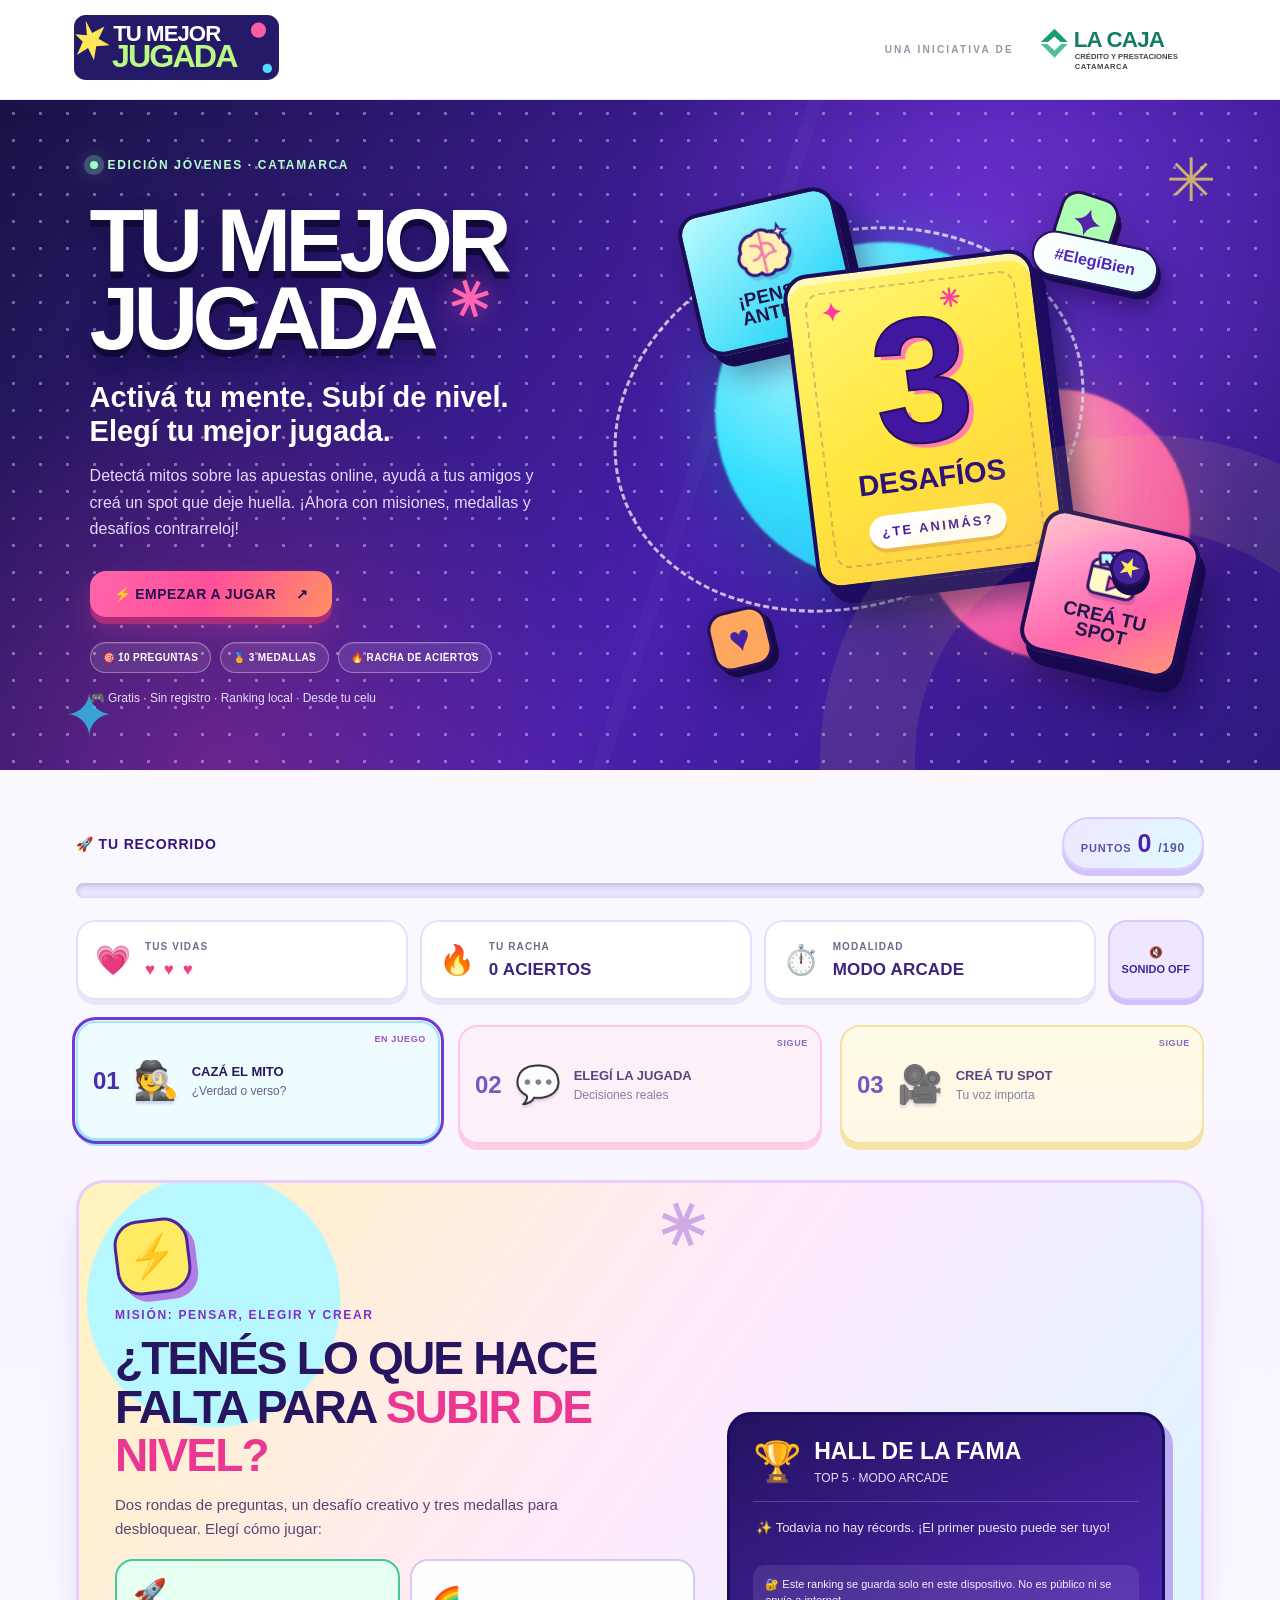
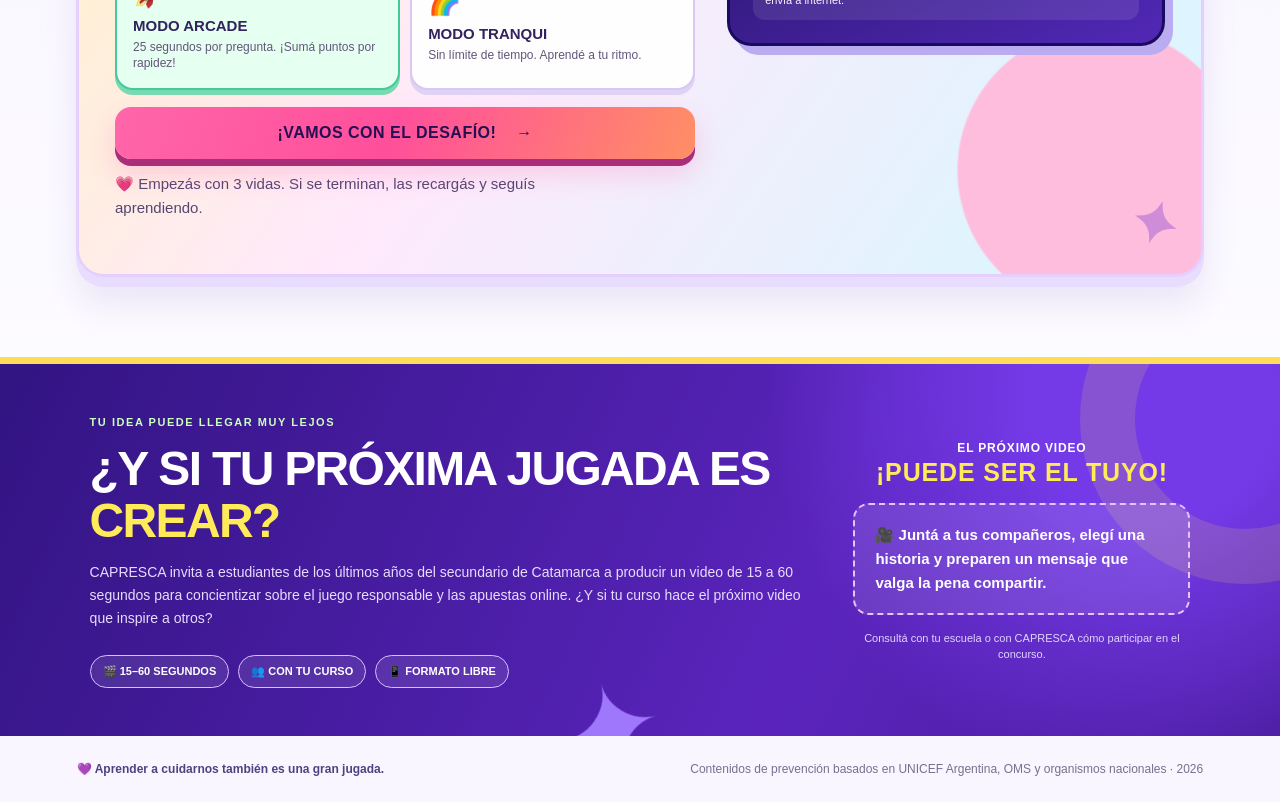
<file: index.html>
<!doctype html>
<html lang="es-AR">
  <head>
    <meta charset="UTF-8" />
    <meta name="viewport" content="width=device-width, initial-scale=1" />
    <meta name="theme-color" content="#2b1379" />
    <meta name="description" content="Tu Mejor Jugada: tres desafíos para aprender sobre apuestas online, cuidarnos entre amigos y crear un spot con mensaje." />
    <meta property="og:title" content="Tu Mejor Jugada | 3 desafíos" />
    <meta property="og:description" content="Jugá, decidí y creá. ¡Tu mensaje puede inspirar a otros jóvenes!" />
    <title>Tu Mejor Jugada | 3 desafíos</title>
    <link rel="icon" href="[data-uri]" type="image/svg+xml" />
    <style>
:root{--ink:#241d53;--purple:#292063;--purple-deep:#191442;--pink:#ff5ca7;--blue:#52d9f5;--mint:#b8f6b0;--yellow:#ffe75a;--cream:#fffefa;--muted:#675f85;--line:#eae6f6;--shadow:0 23px 52px rgba(29,20,78,.1)}
*{box-sizing:border-box}html{scroll-behavior:smooth}body{margin:0;background:#f8f7fc;color:var(--ink);font-family:'DM Sans',sans-serif;overflow-x:hidden}button,a{font:inherit}button{cursor:pointer}a{color:inherit;text-decoration:none}button:focus-visible,a:focus-visible{outline:4px solid #35b7e8;outline-offset:4px}.site-shell{max-width:1600px;margin:auto;background:#fff;min-height:100vh;overflow:hidden}.site-header{height:100px;display:flex;align-items:center;justify-content:space-between;padding:15px clamp(22px,5.8vw,95px);background:#fff}.brand img{width:205px;height:66px;object-fit:contain;object-position:left}.header-right{display:flex;align-items:center;gap:17px}.header-kicker{font-size:10px;letter-spacing:.22em;font-weight:900;color:#9993a9}.caja-logo{width:175px;height:62px;object-fit:contain;object-position:right}.hero{background:var(--purple-deep);min-height:555px;position:relative;display:grid;grid-template-columns:1.04fr .96fr;align-items:center;padding:58px clamp(25px,7vw,110px) 65px;isolation:isolate}.hero::before{content:'';position:absolute;inset:0;background-image:radial-gradient(#ffffff17 1.3px,transparent 1.3px);background-size:27px 27px;opacity:.4;z-index:-1}.hero-copy{position:relative;z-index:3}.eyebrow{color:#c1f5be;letter-spacing:.14em;font-size:12px;font-weight:900;display:flex;gap:10px;align-items:center}.eyebrow-dot{width:8px;height:8px;border-radius:50%;background:#b6f0af;box-shadow:0 0 0 5px #b6f0af2f}.hero h1{color:#fff;font-family:Outfit,'Arial Black',sans-serif;font-weight:900;font-size:clamp(67px,7vw,106px);line-height:.87;margin:30px 0 22px;letter-spacing:-.065em}.hero h1>span:first-child{color:var(--yellow)}.hero-star{color:var(--pink);display:inline-block;font-size:.55em;vertical-align:top;transform:rotate(-18deg)}.hero-tagline{font-family:Outfit,sans-serif;font-size:clamp(20px,2.4vw,29px);font-weight:800;line-height:1.18;color:#fff;margin:0 0 15px}.hero-desc{color:#d4d1e8;line-height:1.65;font-size:15px;max-width:450px;margin:0 0 29px}.btn{display:inline-flex;align-items:center;justify-content:center;gap:20px;border:0;padding:15px 24px;border-radius:15px;font-family:Outfit,sans-serif;font-size:14px;font-weight:900;letter-spacing:.03em;transition:transform .2s,box-shadow .2s}.btn:hover{transform:translateY(-3px);box-shadow:0 12px 25px #19144235}.btn-primary{background:var(--pink);color:#24113d;box-shadow:0 7px 0 #b72f71}.btn-primary:hover{box-shadow:0 4px 0 #b72f71}.btn-dark{background:var(--purple);color:#fff}.btn-yellow{background:var(--yellow);color:#211a46}.hero-mininote{color:#d9d7ea;font-size:12px;margin-top:22px}.hero-scribble{position:absolute;color:var(--yellow);font-size:60px;opacity:.7}.hero-scribble-a{top:45px;right:5%}.hero-scribble-b{bottom:20px;left:5%;color:var(--blue)}.hero-art{height:475px;position:relative;min-width:0}.orb{border-radius:50%;position:absolute;filter:blur(1px)}.orb-cyan{background:#3bcef0;width:340px;height:340px;top:48px;left:10%;opacity:.78}.orb-pink{background:#ff77ad;width:270px;height:270px;right:0;bottom:10px;opacity:.55}.orbit-ring{border:2px dashed #ffffff8a;transform:rotate(-18deg);border-radius:50%;height:375px;width:480px;position:absolute;top:38px;left:-10%}.art-card{position:absolute;border:4px solid #1e154f;box-shadow:12px 14px 0 #120d31;display:flex;font-family:Outfit,sans-serif;font-weight:900;color:#1c164b;z-index:2}.art-card-main{width:252px;height:317px;left:26%;top:67px;border-radius:25px;background:var(--yellow);transform:rotate(-7deg);align-items:center;flex-direction:column;justify-content:center}.art-card-spark{letter-spacing:45px;position:absolute;top:23px;left:32px;font-size:25px;color:var(--pink)}.art-card-big{font-size:178px;line-height:.94;letter-spacing:-.12em;padding-right:18px}.art-card-caption{font-size:29px;line-height:1}.art-card-bottom{font-size:13px;letter-spacing:.18em;background:#fff;border-radius:40px;padding:9px 13px;margin-top:17px}.art-card-top,.art-card-bottom-right{padding:18px;border-radius:22px;width:160px;height:145px;justify-content:center;align-items:center;flex-direction:column;gap:6px;text-align:center;font-size:22px;line-height:.95}.art-card-top{background:var(--blue);left:5%;top:5px;transform:rotate(-13deg)}.art-card-bottom-right{background:var(--pink);right:0;bottom:3px;transform:rotate(13deg)}.art-card-icon{font-size:39px;line-height:1.1}.art-sticker{position:absolute;z-index:5;background:#fff;color:#402a89;font-weight:900;font-size:16px;padding:12px 21px;border-radius:100px;right:6%;top:45px;transform:rotate(12deg);box-shadow:3px 4px 0 #1c174b}.game-dashboard{max-width:1180px;margin:62px auto 0;padding:0 26px}.dashboard-top{display:flex;align-items:center;justify-content:space-between;font-family:Outfit,sans-serif;font-weight:900;letter-spacing:.06em;font-size:14px;margin-bottom:13px}.score-pill{background:#ebe8ff;border-radius:100px;padding:10px 17px;display:flex;align-items:baseline;gap:6px;color:#5c52a5}.score-pill span{font-size:11px}.score-pill strong{color:var(--purple);font-size:25px}.score-max{font-size:12px!important}.progress-track{height:11px;border-radius:50px;background:#eeedf7;overflow:hidden}.progress-fill{height:100%;width:0%;background:linear-gradient(90deg,#ff5ca7,#ffcb62,#b8f6b0);border-radius:50px;transition:width .6s ease}.level-grid{display:grid;grid-template-columns:repeat(3,1fr);gap:16px;margin-top:25px}.level-tile{border:2px solid #eceaf5;padding:22px 15px;display:flex;align-items:center;gap:13px;border-radius:20px;position:relative;background:#fbfbfd;opacity:.65}.level-tile.is-current{background:#fdf3ff;border-color:#dfacfb;box-shadow:0 10px 25px #c393ed24;opacity:1}.level-tile.is-completed{background:#f1fff2;border-color:#a5e8ae;opacity:1}.level-number{font-family:Outfit,sans-serif;font-size:24px;font-weight:900;color:#b6b1cd}.level-icon{font-size:37px}.level-tile strong{display:block;font-family:Outfit,sans-serif;font-size:13px;font-weight:900}.level-tile div>span{display:block;font-size:12px;color:var(--muted);margin-top:5px}.level-status{font-size:9px;font-weight:900;letter-spacing:.07em;position:absolute;right:12px;top:11px;color:#7d76a1}.level-tile.is-current .level-status{color:#a64cc3}.level-tile.is-completed .level-status{color:#2b8a41}.game-stage{max-width:1180px;margin:27px auto 80px;padding:0 26px}.game-stage>div{animation:appear .3s both}.stage-intro{background:radial-gradient(circle at 92% 15%,#e5d8ff 0 15%,transparent 15.2%),linear-gradient(120deg,#fff2d7,#f9ecff 56%,#e4fcff);border:1px solid #f0e2f7;border-radius:28px;padding:58px 35px;text-align:center}.intro-icon{font-size:52px;margin-bottom:10px}.stage-kicker,.challenge-kicker{font-size:12px;color:#9d50b4;font-weight:900;letter-spacing:.14em}.stage-intro h2{font-family:Outfit,sans-serif;max-width:620px;margin:12px auto;font-size:clamp(28px,4vw,43px);line-height:1.1;letter-spacing:-.04em}.stage-intro h2 span{color:#e75093}.stage-intro p{font-size:15px;color:#5f577f;max-width:490px;margin:0 auto 24px;line-height:1.6}.challenge-panel{border:2px solid #ece5f5;border-radius:26px;background:#fff;box-shadow:var(--shadow);overflow:hidden}.challenge-header{display:flex;align-items:center;gap:18px;background:linear-gradient(100deg,#e7fafa,#f9eaff);padding:22px 35px;border-bottom:2px solid #e9e4f6}.challenge-emoji{font-size:50px;line-height:1}.challenge-header h2{font:900 clamp(24px,3vw,34px)/1 Outfit,sans-serif;margin:7px 0}.challenge-header p{margin:0;font-size:13px;color:#615b7b}.challenge-count{margin-left:auto;text-align:right;font-weight:900;color:#55508a;min-width:80px}.challenge-count strong{font:900 26px Outfit,sans-serif}.question-area{padding:34px clamp(18px,4vw,52px) 38px}.question-step{display:flex;align-items:center;justify-content:space-between;gap:12px;margin-bottom:15px;color:#817b9b;font-weight:800;font-size:12px;letter-spacing:.07em}.question-tag{display:inline-flex;background:#f0eaff;color:#8055b3;padding:7px 12px;border-radius:30px}.question-title{font:900 clamp(26px,3.5vw,39px)/1.12 Outfit,sans-serif;letter-spacing:-.03em;max-width:850px;margin:13px 0 24px}.answer-grid{display:grid;grid-template-columns:repeat(2,minmax(0,1fr));gap:14px}.answer{min-height:100px;text-align:left;padding:19px 20px;border:2px solid #e4def2;background:#fff;color:#2d2459;display:flex;gap:15px;align-items:center;border-radius:18px;font-weight:800;line-height:1.4;transition:transform .15s,border-color .15s,background .15s}.answer:not(:disabled):hover{transform:translateY(-3px);border-color:#af7df1;background:#fcf9ff}.answer:disabled{cursor:default}.answer-letter{display:inline-flex;flex:0 0 36px;align-items:center;justify-content:center;width:36px;height:36px;border-radius:10px;background:#f0edfc;color:#8261b7;font:900 17px Outfit,sans-serif}.answer.is-correct{border-color:#66d893;background:#f0fff3}.answer.is-correct .answer-letter{background:#aaf0b6;color:#236e37}.answer.is-wrong{border-color:#ff99b5;background:#fff4f8}.answer.is-wrong .answer-letter{background:#ffccda;color:#a82964}.answer.is-dim{opacity:.62}.feedback{margin-top:22px;border-radius:19px;padding:20px 23px;display:flex;gap:17px;align-items:flex-start;background:#edfcef;border:2px solid #c1edc5}.feedback.is-wrong{background:#fff6e8;border-color:#ffda9e}.feedback-icon{font-size:31px}.feedback h3{font:900 20px Outfit,sans-serif;margin:0 0 6px}.feedback p{margin:0;line-height:1.55;color:#4d4965;font-size:14px}.feedback .btn{margin-top:18px}.stage-action-row{display:flex;justify-content:space-between;align-items:center;gap:15px;margin-top:22px}.tipline{font-size:12px;color:#827b9c}.milestone{padding:52px 30px;text-align:center;background:linear-gradient(135deg,#effff5,#e6faff 45%,#fff0f6)}.milestone-bubble{font-size:64px}.milestone h2{font:900 clamp(30px,4vw,45px)/1.1 Outfit,sans-serif;margin:12px 0}.milestone p{color:#635b7d;line-height:1.6;max-width:550px;margin:0 auto 25px}.milestone .earned{display:inline-flex;background:#d2ffde;color:#1b7544;border:2px solid #8be3a2;border-radius:30px;padding:7px 17px;font-weight:900;font-size:13px}.creative-panel{padding-bottom:0}.creative-top{padding:28px clamp(18px,4vw,52px) 5px}.creative-top h3{font:900 clamp(25px,3vw,33px)/1.15 Outfit,sans-serif;margin:8px 0}.creative-top p{color:#6a6480;font-size:14px;line-height:1.6;margin-top:0}.creative-grid{display:grid;grid-template-columns:1.07fr .93fr;gap:25px;padding:20px clamp(18px,4vw,52px) 40px}.creative-control{margin-bottom:20px}.creative-label{display:block;font-size:13px;font-weight:900;margin-bottom:10px}.creative-options{display:grid;grid-template-columns:1fr;gap:9px}.creative-choice{display:flex;align-items:center;gap:12px;text-align:left;border:2px solid #e6e1f2;background:#fff;border-radius:13px;padding:13px 15px;font-weight:800;font-size:13px;color:#4e476f}.creative-choice:hover{border-color:#f49ac9}.creative-choice.selected{border-color:#e75ca1;background:#fff1f9}.creative-choice .choice-symbol{width:27px;height:27px;border-radius:100%;border:2px solid #d9d1e8;display:grid;place-items:center;flex:0 0 27px;color:#fff;font-size:12px}.creative-choice.selected .choice-symbol{background:#e75ca1;border-color:#e75ca1}.storyboard{border-radius:23px;background:#24205d;color:#fff;align-self:start;overflow:hidden;position:sticky;top:15px;box-shadow:9px 10px 0 #ddd7ff}.storyboard-head{padding:22px 23px 17px;background:#393079;display:flex;align-items:center;justify-content:space-between;gap:10px}.storyboard-head strong{font:900 20px Outfit,sans-serif}.storyboard-head span{font-weight:800;font-size:12px;background:#fff3;border-radius:100px;padding:7px 10px}.storyboard-body{padding:16px 23px 22px}.story-step{border-bottom:1px solid #ffffff26;padding:13px 0;display:flex;gap:14px;align-items:flex-start}.story-step:last-child{border:0}.story-time{color:#ffe75a;font-size:11px;font-weight:900;min-width:48px;margin-top:2px}.story-step strong{display:block;font-size:13px;color:#b7f2ff;margin-bottom:5px}.story-step p{margin:0;color:#fff;font-size:13px;line-height:1.55}.storyboard-bottom{background:var(--yellow);color:#27204f;padding:15px;text-align:center;font-weight:900;font-size:13px}.creative-finish{padding:0 clamp(18px,4vw,52px) 36px;display:flex;gap:12px;flex-wrap:wrap}.creative-finish .btn{flex:1}.btn-outline{border:2px solid #c9beea;color:#5a40a3;background:#fff}.finish-panel{padding:45px 30px;text-align:center;background:linear-gradient(145deg,#e8fff5 0%,#fff6d9 52%,#ffe8f3 100%)}.finish-stars{font-size:45px;letter-spacing:15px}.finish-panel h2{font:900 clamp(34px,5vw,54px)/1 Outfit,sans-serif;letter-spacing:-.04em;margin:15px auto}.finish-panel>p{max-width:600px;margin:0 auto 21px;line-height:1.6;color:#635878}.finish-score{display:inline-flex;flex-direction:column;background:#fff;padding:17px 45px;border:3px solid #343078;box-shadow:6px 6px 0 #343078;border-radius:17px;margin:5px 0 25px}.finish-score strong{font:900 44px Outfit,sans-serif;color:#333079}.finish-score span{font-size:12px;font-weight:900}.finish-actions{display:flex;flex-wrap:wrap;justify-content:center;gap:12px}.finish-message{font-weight:800;font-size:14px;color:#3b3266;margin:0 auto 18px;max-width:560px}.copy-notice{font-size:12px;color:#21894f;font-weight:800}.contest-cta{margin:0 auto 0;padding:48px clamp(26px,7vw,100px);background:#4c2eaa;color:#fff;display:grid;grid-template-columns:1.6fr .75fr;gap:45px;position:relative;overflow:hidden}.contest-cta::before{content:'';position:absolute;border:55px solid #9e7fed32;width:220px;height:220px;border-radius:50%;right:-130px;top:-110px}.contest-mark{font-size:120px;position:absolute;left:44%;bottom:-63px;color:#9e77fc;transform:rotate(-15deg)}.contest-eyebrow{font-weight:900;font-size:11px;letter-spacing:.14em;color:#c8ffbd}.contest-copy h2{font:900 clamp(30px,3.8vw,48px)/1.08 Outfit,sans-serif;letter-spacing:-.035em;margin:13px 0}.contest-copy h2 em{font-style:normal;color:var(--yellow)}.contest-copy p{line-height:1.65;color:#e8dcff;font-size:14px;max-width:730px}.contest-chips{display:flex;flex-wrap:wrap;gap:9px;margin-top:25px}.contest-chips span{border:1px solid #b7a3e9;border-radius:50px;padding:9px 12px;font-weight:800;font-size:11px}.contest-action{z-index:2;display:flex;flex-direction:column;align-items:stretch;justify-content:center;gap:15px}.contest-date{text-align:center;font-size:12px;font-weight:900;line-height:1.7;letter-spacing:.07em}.contest-date strong{font:900 25px Outfit,sans-serif;color:var(--yellow)}.contest-small{font-size:11px;color:#e2d5ff;line-height:1.5;text-align:center}.site-footer{padding:26px clamp(25px,6vw,90px);display:flex;justify-content:space-between;gap:15px;align-items:center;font-size:12px;color:#77708f}.site-footer>div{font-weight:800;color:#4c4381}.confetti-layer{position:fixed;inset:0;pointer-events:none;overflow:hidden;z-index:99}.confetti{position:absolute;top:-30px;width:12px;height:22px;opacity:0;animation:fall 2.2s ease-in forwards}.sr-only{position:absolute;width:1px;height:1px;padding:0;margin:-1px;overflow:hidden;clip:rect(0,0,0,0);white-space:nowrap;border:0}@keyframes appear{from{opacity:0;transform:translateY(8px)}to{opacity:1;transform:none}}@keyframes fall{0%{opacity:1;transform:translateY(-20px) rotate(0deg)}90%{opacity:1}100%{opacity:0;transform:translateY(110vh) rotate(610deg)}}
@media(max-width:1100px){.hero{padding-left:50px;padding-right:45px}.hero-art{transform:scale(.85);transform-origin:center}.art-card-main{left:21%}.level-tile{padding:25px 10px;gap:8px}.level-icon{font-size:31px}.level-status{top:6px;right:8px}.level-number{font-size:18px}.level-tile strong{font-size:11px}}
@media(max-width:800px){.site-header{height:82px;padding:12px 23px}.brand img{width:165px}.caja-logo{width:120px}.header-kicker{display:none}.hero{grid-template-columns:1fr;min-height:0;padding:55px 25px 15px}.hero h1{font-size:clamp(68px,13vw,110px)}.hero-copy{max-width:600px}.hero-art{height:330px;width:530px;max-width:100%;transform:scale(.67);transform-origin:top left;margin-top:35px;margin-bottom:-105px}.orb-cyan{left:10%;top:0}.orb-pink{bottom:0}.orbit-ring{top:-8px}.art-card-main{top:14px;left:24%}.art-card-top{top:0}.art-sticker{right:0}.game-dashboard{margin-top:40px}.level-grid{gap:8px}.level-tile{min-height:128px;display:block;text-align:center}.level-number{position:absolute;left:10px;top:8px}.level-icon{display:block;font-size:32px;margin:0 auto 10px}.level-tile strong{font-size:11px}.level-tile div>span{font-size:10px}.level-status{font-size:8px}.creative-grid{grid-template-columns:1fr}.storyboard{position:static}.contest-cta{grid-template-columns:1fr;gap:15px}.contest-action{align-items:flex-start}.contest-date{text-align:left}.contest-small{text-align:left}}
@media(max-width:560px){.site-header{padding:10px 16px;height:76px}.brand img{width:133px;height:55px}.caja-logo{width:118px;height:50px}.hero{padding:42px 20px 0}.eyebrow{font-size:9px}.hero h1{font-size:clamp(57px,14vw,83px);margin:24px 0 18px}.hero-tagline{font-size:22px}.hero-desc{font-size:13px}.hero-art{transform:scale(.53);width:480px;margin-top:20px;margin-bottom:-150px}.game-dashboard{padding:0 14px;margin-top:35px}.dashboard-top{font-size:11px}.level-grid{grid-template-columns:repeat(3,1fr)}.level-tile{border-radius:13px;min-height:118px;padding:26px 4px 10px}.level-icon{font-size:28px}.level-tile strong{font-size:9px;line-height:1.1}.level-tile div>span{font-size:9px}.level-status{display:none}.game-stage{padding:0 14px;margin-top:16px;margin-bottom:44px}.stage-intro{padding:40px 18px}.stage-intro p{font-size:13px}.challenge-header{padding:18px 15px;gap:10px}.challenge-emoji{font-size:35px}.challenge-header h2{font-size:22px}.challenge-header p{font-size:11px}.challenge-count{min-width:55px;font-size:10px}.challenge-count strong{font-size:22px}.question-area{padding:26px 17px}.question-title{font-size:26px}.question-step{font-size:10px}.answer-grid{grid-template-columns:1fr;gap:10px}.answer{min-height:78px;font-size:13px;padding:13px 15px}.answer-letter{flex-basis:30px;width:30px;height:30px;font-size:13px}.feedback{padding:15px;gap:10px}.feedback-icon{font-size:25px}.feedback h3{font-size:18px}.feedback p{font-size:12px}.milestone{padding:45px 16px}.creative-top{padding:24px 17px 0}.creative-grid{padding:16px 17px 32px}.creative-finish{padding:0 17px 24px}.creative-finish .btn{width:100%;flex:auto}.finish-panel{padding:36px 18px}.finish-stars{font-size:29px;letter-spacing:8px}.contest-cta{padding:40px 23px}.contest-copy h2{font-size:35px}.contest-chips span{font-size:10px}.contest-action .btn{width:100%}.site-footer{flex-direction:column;text-align:center;padding:25px 14px}}
.contest-invite{padding:18px 20px;border:2px dashed #c9aafa;border-radius:16px;color:#fff;font-weight:800;font-size:15px;line-height:1.6;background:#ffffff18}.feedback-source{margin-top:11px;font-size:11px;color:#666084;font-weight:800}.feedback-source a{text-decoration:underline;text-underline-offset:3px}.feedback-source a:hover{color:#a4368b}
@media(prefers-reduced-motion:reduce){*,*::before,*::after{scroll-behavior:auto!important;transition:none!important;animation:none!important}}

</style>
    <style>
/* Edición visual ARCADE: ilustraciones, color y profundidad sin recursos externos. */
:root {
  --ink: #27165f;
  --purple: #4422a9;
  --purple-deep: #26106d;
  --pink: #ff4f9b;
  --blue: #30d7fa;
  --mint: #88f4b4;
  --yellow: #ffeb59;
  --shadow: 0 22px 55px rgba(66, 28, 132, .15);
}
body { background: #eeedff; }
.site-shell { background: linear-gradient(180deg, #ffffff 0%, #fcfaff 75%, #ffffff 100%); }
.site-header { position: relative; z-index: 9; box-shadow: 0 5px 24px rgba(43, 19, 121, .07); }
.hero {
  background: radial-gradient(ellipse at 72% 35%, #6737d2 0%, transparent 45%),
              radial-gradient(ellipse at 0% 100%, #3f1696 0%, transparent 56%),
              linear-gradient(126deg, #21105f 3%, #3b1b9b 56%, #1a125f 100%);
  overflow: hidden;
}
.hero::before {
  background-image: radial-gradient(#fff8 1.4px, transparent 1.5px),
                    linear-gradient(108deg, transparent 54%, #ffffff08 54%, #ffffff08 55%, transparent 55%);
  background-size: 27px 27px, 100% 100%;
  opacity: .65;
  z-index: -1;
}
.hero::after {
  content: '';
  position: absolute;
  width: 460px;
  height: 460px;
  right: -190px;
  bottom: -315px;
  border: 95px solid rgba(255, 234, 93, .09);
  border-radius: 50%;
  pointer-events: none;
}
.eyebrow { color: #b5ffce; }
.eyebrow-dot { background: #9cffc3; box-shadow: 0 0 0 6px #9cffc33d, 0 0 26px #9cffc3; }
.hero h1 { text-shadow: 0 5px 0 #160a46, 0 16px 28px #160a4659; }
.hero h1>span:first-child { color: #ffed65; }
.hero-star { color: #ff66b1; text-shadow: 0 0 24px #ff4f9b80; }
.hero-tagline { text-wrap: balance; }
.hero-desc { color: #e2d9ff; }
.hero-mininote { color: #e5ddff; }
.btn { position: relative; isolation: isolate; border-radius: 16px; transition: transform .2s, box-shadow .2s, filter .2s; }
.btn:hover { transform: translateY(-4px); filter: saturate(1.1); }
.btn:active { transform: translateY(1px); }
.btn-primary {
  background: linear-gradient(112deg, #ff66a9 0%, #ff4f9b 48%, #ff8f64 100%);
  color: #250f54;
  box-shadow: 0 7px 0 #a92d79, 0 14px 28px #ff4f9b3a;
}
.btn-primary:hover { box-shadow: 0 5px 0 #a92d79, 0 18px 28px #ff4f9b55; }
.btn-dark { background: linear-gradient(110deg, #5129bb, #32147c); box-shadow: 0 6px 0 #1f1053; }
.btn-yellow { background: linear-gradient(115deg, #fff47b, #ffcf54); box-shadow: 0 5px 0 #c59836; }
.btn-outline { border-color: #aa8fe7; color: #4822a7; }
.hero-art { filter: drop-shadow(0 16px 20px #17074650); }
.orb-cyan {
  background: radial-gradient(circle at 30% 27%, #b5fcff, #35e4ff 47%, #33a8f2 100%);
  opacity: .98;
  box-shadow: 0 0 75px #25ebff45;
  animation: orb-breathe 6s ease-in-out infinite alternate;
}
.orb-pink {
  background: radial-gradient(circle at 27% 25%, #ffd5a3, #ff69b2 54%, #ff3a8f);
  opacity: .95;
  box-shadow: 0 0 70px #ff69b24c;
  animation: orb-breathe 5.5s ease-in-out -2s infinite alternate-reverse;
}
.orbit-ring { border: 3px dashed #ffffffe0; opacity: .8; }
.art-card {
  border: 4px solid #1b0e54;
  box-shadow: 9px 13px 0 #18084d, 18px 25px 28px #16094b60;
  transition: filter .25s;
}
.art-card-main {
  background: linear-gradient(152deg, #fff587 0%, #ffe550 52%, #ffc957 100%);
  box-shadow: 10px 15px 0 #1c0d59, 22px 32px 24px #14063d7a, inset 0 7px 0 #ffffff82;
  animation: arcade-float-main 5s ease-in-out infinite;
}
.art-card-main::before {
  content: '';
  position: absolute;
  inset: 16px;
  border: 2px dashed #3d20743d;
  border-radius: 16px;
  pointer-events: none;
}
.art-card-big {
  position: relative;
  color: #3e1892;
  text-shadow: 5px 5px 0 #ff83ad;
  -webkit-text-stroke: 2px #261056;
}
.art-card-caption { position: relative; color: #2d146e; }
.art-card-bottom { position: relative; color: #451a91; box-shadow: 0 4px 0 #e6b852; }
.art-card-spark { z-index: 1; color: #fa419a; }
.art-card-top {
  background: linear-gradient(145deg, #bcfbff 0%, #33d8f8 78%);
  animation: arcade-float-left 4.8s ease-in-out infinite;
}
.art-card-bottom-right {
  background: linear-gradient(145deg, #ffbdde, #ff65a8 65%, #ff9579);
  animation: arcade-float-right 4.5s ease-in-out -1.6s infinite;
}
.art-svg { display: block; width: 66px; height: 66px; margin-bottom: 0; filter: drop-shadow(2px 4px 0 #26105627); }
.art-card-top, .art-card-bottom-right { font-size: 19px; gap: 2px; }
.art-sticker {
  background: linear-gradient(110deg, #ffffff 0%, #e2fffb 100%);
  border: 2px solid #26135d;
  color: #4723a2;
  box-shadow: 4px 5px 0 #170b51, 7px 11px 14px #16054757;
}
.arcade-spark {
  position: absolute;
  z-index: 3;
  display: grid;
  place-items: center;
  width: 60px;
  height: 60px;
  border: 3px solid #27105a;
  border-radius: 18px;
  font: 900 36px/1 Outfit, sans-serif;
  box-shadow: 5px 7px 0 #180948;
}
.arcade-spark-a { top: 0; right: 14%; color: #5423ac; background: #aeffb2; transform: rotate(18deg); animation: arcade-wiggle 4s ease-in-out infinite; }
.arcade-spark-b { bottom: 0; left: 9%; color: #45239e; background: #ffa65f; transform: rotate(-14deg); animation: arcade-wiggle 4.8s ease-in-out -1s infinite; }
.arcade-spark-c { bottom: 82px; right: 8%; width: 38px; height: 38px; border-radius: 50%; color: #ffec5c; background: #45219e; font-size: 23px; transform: rotate(23deg); }
.hero-scribble-a { animation: arcade-twinkle 3.5s ease-in-out infinite; }
.hero-scribble-b { animation: arcade-twinkle 4s ease-in-out -1.5s infinite; }
.game-dashboard { margin-top: 65px; }
.dashboard-top { color: #34157b; }
.score-pill {
  background: linear-gradient(115deg, #efe7ff, #dffaff);
  border: 2px solid #dbcbff;
  box-shadow: 0 4px 0 #c6b7ed;
}
.score-pill strong { color: #4c22ae; }
.progress-track { height: 15px; background: #e9e3fd; box-shadow: inset 0 2px 5px #391d8940; }
.progress-fill { background: linear-gradient(90deg, #ff61ac 0%, #ffdf53 45%, #65eebc 76%, #40d5fa 100%); }
.level-grid { gap: 18px; }
.level-tile {
  border-width: 2px;
  min-height: 119px;
  background: #f8f6ff;
  opacity: .78;
  box-shadow: 0 6px 0 #e7e0fa;
  transition: transform .25s, background .25s;
}
.level-tile:nth-child(1) { border-color: #9de9fa; background: #effcff; box-shadow: 0 6px 0 #9ce9f5; }
.level-tile:nth-child(2) { border-color: #ffbddb; background: #fff0f8; box-shadow: 0 6px 0 #ffc5df; }
.level-tile:nth-child(3) { border-color: #f6dc88; background: #fffbdf; box-shadow: 0 6px 0 #f6de90; }
.level-tile.is-current { opacity: 1; transform: translateY(-4px); outline: 3px solid #7039d7; outline-offset: 1px; }
.level-tile.is-completed { opacity: 1; border-color: #67dfad; background: #e8fff1; box-shadow: 0 6px 0 #73e2b2; }
.level-number { color: #4b2eae; }
.level-icon { filter: drop-shadow(0 3px 1px #4114a12c); }
.level-tile .level-status { color: #6d45ad; }
.game-stage { margin-top: 36px; }
.stage-intro {
  position: relative;
  overflow: hidden;
  border: 3px solid #e4cfff;
  background: radial-gradient(circle at 12% 17%, #b7f7ff 0 11%, transparent 11.2%),
              radial-gradient(circle at 91% 85%, #ffbdde 0 12%, transparent 12.2%),
              linear-gradient(125deg, #fff4bd, #ffe9fb 45%, #d5f8ff 100%);
  box-shadow: 0 10px 0 #e8dcff, 0 27px 34px #5128a21a;
}
.stage-intro::before, .stage-intro::after {
  position: absolute;
  font: 900 58px Outfit, sans-serif;
  color: #7536ce;
  opacity: .35;
  pointer-events: none;
}
.stage-intro::before { content: '✳'; left: 10%; top: 17%; transform: rotate(-21deg); }
.stage-intro::after { content: '✦'; right: 11%; bottom: 19%; transform: rotate(18deg); }
.intro-icon { display: inline-grid; place-items: center; width: 92px; height: 92px; background: #ffeb63; border: 3px solid #4e239d; border-radius: 25px; box-shadow: 6px 7px 0 #b07de7; transform: rotate(-7deg); }
.stage-intro h2 span { color: #ef318c; }
.stage-kicker, .challenge-kicker { color: #832cca; }
.challenge-panel { border-color: #dcd0f8; box-shadow: 0 12px 0 #efe8ff, 0 26px 45px #4b26951d; }
.challenge-header {
  position: relative;
  overflow: hidden;
  background: linear-gradient(105deg, #adf5ff 0%, #e9dbff 50%, #ffcce4 100%);
  border-bottom: 3px solid #e0d0fc;
}
.challenge-header::after { content: '✳'; position: absolute; color: #ffffff88; font: 900 155px/1 Outfit, sans-serif; right: 12%; top: -41px; pointer-events: none; }
.challenge-header > * { position: relative; z-index: 1; }
.challenge-emoji { display: grid; place-items: center; background: #ffffff8a; border: 2px solid #ffffff; border-radius: 20px; width: 76px; height: 76px; flex: 0 0 76px; box-shadow: 0 5px 0 #5c3e9f27; }
.question-tag { background: #e9dfff; color: #5127a5; border: 1px solid #d8c4ff; }
.answer {
  border-color: #ddd3f5;
  background: linear-gradient(145deg, #fff, #fcfaff);
  box-shadow: 0 5px 0 #e5def4;
  transition: transform .16s, box-shadow .16s, border-color .16s, background .16s;
}
.answer:not(:disabled):hover { transform: translateY(-4px); box-shadow: 0 9px 0 #d4b9fd; border-color: #8958ea; background: #f7f0ff; }
.answer-letter { background: #ede3ff; color: #5725b1; border: 1px solid #d8c4ff; }
.answer.is-correct { border-color: #35bc7a; background: #e5ffef; box-shadow: 0 5px 0 #91e1b6; }
.answer.is-wrong { border-color: #f97fa9; background: #fff0f5; box-shadow: 0 5px 0 #ffb9ce; }
.feedback { border-width: 2px; box-shadow: 0 5px 0 #d0edd7; }
.feedback.is-wrong { box-shadow: 0 5px 0 #ffe3b5; }
.milestone { background: radial-gradient(circle at 12% 18%, #c1faff 0 10%, transparent 10.2%), linear-gradient(135deg, #deffe9, #e0f2ff 45%, #ffe0f1); }
.milestone-bubble { filter: drop-shadow(0 7px 0 #b95ab358); }
.milestone .earned { box-shadow: 0 4px 0 #7bd9a2; }
.creative-choice { border-color: #e0d7fa; box-shadow: 0 3px 0 #eae1fa; transition: transform .15s, border-color .15s; }
.creative-choice:hover { transform: translateX(3px); border-color: #ee75b1; }
.creative-choice.selected { background: linear-gradient(100deg, #ffeff8, #f5eeff); border-color: #ec53a4; box-shadow: 0 3px 0 #ffb7d7; }
.storyboard { background: linear-gradient(170deg, #2b127c, #211259); box-shadow: 9px 10px 0 #b9a2f6; }
.storyboard-head { background: linear-gradient(100deg, #6230c8, #4d1aa9); }
.storyboard-bottom { background: linear-gradient(100deg, #ffee71, #ffd05c); }
.finish-panel { background: radial-gradient(circle at 10% 13%, #b5f6ff 0 8%, transparent 8.2%), radial-gradient(circle at 90% 87%, #ffc1da 0 10%, transparent 10.2%), linear-gradient(125deg, #dffff1, #fff6c7 52%, #ffe3f1); }
.finish-score { border-color: #4b1cb2; box-shadow: 8px 8px 0 #4b1cb2; }
.finish-score strong { color: #4b1cb2; }
.contest-cta {
  background: radial-gradient(circle at 90% 10%, #743ae8 0 10%, transparent 32%), linear-gradient(115deg, #321482, #5a24bc 64%, #4b1c9f);
  border-top: 7px solid #ffdc57;
}
.contest-cta::before { border-color: #ffe45c25; }
.contest-chips span { background: #ffffff18; border-color: #d9bfff; }
.contest-invite { border-color: #e9c2ff; background: #ffffff1b; }
.site-footer { background: #f9f6ff; }
@keyframes arcade-float-main { 0%, 100% { transform: rotate(-7deg) translateY(0); } 50% { transform: rotate(-5deg) translateY(-11px); } }
@keyframes arcade-float-left { 0%, 100% { transform: rotate(-13deg) translateY(0); } 50% { transform: rotate(-9deg) translateY(9px); } }
@keyframes arcade-float-right { 0%, 100% { transform: rotate(13deg) translateY(0); } 50% { transform: rotate(17deg) translateY(-9px); } }
@keyframes arcade-wiggle { 0%, 100% { transform: rotate(18deg) translateY(0); } 50% { transform: rotate(9deg) translateY(7px); } }
@keyframes arcade-twinkle { 0%, 100% { opacity: .65; transform: scale(.87) rotate(-8deg); } 50% { opacity: 1; transform: scale(1.13) rotate(12deg); } }
@keyframes orb-breathe { from { transform: scale(.97); } to { transform: scale(1.06); } }
@media (max-width: 800px) {
  .hero { overflow: hidden; }
  .game-dashboard { margin-top: 44px; }
  .arcade-spark-a { right: 6%; }
  .stage-intro::before { left: 3%; }
  .stage-intro::after { right: 3%; }
}
@media (max-width: 560px) {
  .hero { padding-bottom: 0; }
  .hero h1 { text-shadow: 0 3px 0 #180949, 0 9px 18px #160a4659; }
  .hero-art { margin-bottom: -150px; }
  .arcade-spark { width: 53px; height: 53px; }
  .arcade-spark-c { width: 38px; height: 38px; }
  .game-dashboard { margin-top: 35px; }
  .level-grid { gap: 9px; }
  .level-tile { min-height: 122px; box-shadow: 0 4px 0 #e4dbf6; }
  .level-tile.is-current { transform: translateY(-3px); outline-width: 2px; }
  .level-tile:nth-child(1) { box-shadow: 0 4px 0 #9ce9f5; }
  .level-tile:nth-child(2) { box-shadow: 0 4px 0 #ffc5df; }
  .level-tile:nth-child(3) { box-shadow: 0 4px 0 #f6de90; }
  .level-tile.is-completed { box-shadow: 0 4px 0 #73e2b2; }
  .stage-intro { padding: 38px 18px; }
  .intro-icon { width: 76px; height: 76px; font-size: 44px; }
  .stage-intro::before, .stage-intro::after { font-size: 34px; }
  .challenge-emoji { width: 51px; height: 51px; flex-basis: 51px; border-radius: 14px; }
  .answer { box-shadow: 0 4px 0 #e5def4; }
  .site-header { box-shadow: 0 3px 16px #2b137915; }
}
@media (prefers-reduced-motion: reduce) {
  .art-card-main, .art-card-top, .art-card-bottom-right,
  .arcade-spark, .orb-cyan, .orb-pink, .hero-scribble { animation: none !important; }
}
    </style>
    <link rel="stylesheet" href="./enhancements.css" />
  </head>
  <body>
    <div class="site-shell">
      <header class="site-header">
        <a class="brand" href="./" aria-label="Tu Mejor Jugada, inicio">
          <img src="[data-uri]" alt="Tu Mejor Jugada" />
        </a>
        <div class="header-right">
          <span class="header-kicker">UNA INICIATIVA DE</span>
          <img class="caja-logo" src="[data-uri]" alt="Caja de Crédito y Prestaciones de Catamarca" />
        </div>
      </header>

      <main>
        <section class="hero" aria-labelledby="hero-title">
          <div class="hero-scribble hero-scribble-a" aria-hidden="true">✳</div>
          <div class="hero-scribble hero-scribble-b" aria-hidden="true">✦</div>
          <div class="hero-copy">
            <div class="eyebrow"><span class="eyebrow-dot"></span> EDICIÓN JÓVENES · CATAMARCA</div>
            <h1 id="hero-title">TU MEJOR<br /><span>JUGADA</span> <span class="hero-star" aria-hidden="true">✳</span></h1>
            <p class="hero-tagline">Activá tu mente. Subí de nivel.<br />Elegí tu mejor jugada.</p>
            <p class="hero-desc">Detectá mitos sobre las apuestas online, ayudá a tus amigos y creá un spot que deje huella. ¡Ahora con misiones, medallas y desafíos contrarreloj!</p>
            <button class="btn btn-primary hero-cta" id="start-button" type="button">⚡ EMPEZAR A JUGAR <span aria-hidden="true">↗</span></button>
            <div class="hero-meta" aria-label="Características del juego">
              <span>🎯 10 PREGUNTAS</span><span>🏅 3 MEDALLAS</span><span>🔥 RACHA DE ACIERTOS</span>
            </div>
            <div class="hero-mininote">🎮 Gratis · Sin registro · Ranking local · Desde tu celu</div>
          </div>
          <div class="hero-art" aria-hidden="true">
            <div class="orb orb-cyan"></div>
            <div class="orb orb-pink"></div>
            <div class="orbit-ring"></div>
            <div class="arcade-spark arcade-spark-a">✦</div>
            <div class="arcade-spark arcade-spark-b">♥</div>
            <div class="arcade-spark arcade-spark-c">★</div>
            <div class="art-card art-card-top">
              <svg class="art-svg" viewBox="0 0 72 72" fill="none" aria-hidden="true" focusable="false">
                <path d="M26 13c-10 0-17 9-16 18-5 5-5 14 2 18 0 8 9 13 17 9 4 5 12 5 16 0 8 3 16-2 16-10 7-6 6-15 0-19 1-9-7-17-16-16-5-5-13-5-19 0Z" fill="#fff2b0" stroke="#33157d" stroke-width="3.5"/>
                <path d="M35 13v45M23 25c8 0 10 4 12 10m-12 7c7 0 10-4 12-9m2-8c8 0 11 4 11 11m-11 5c5-5 9-4 13-4" stroke="#f280aa" stroke-width="3" stroke-linecap="round"/>
                <path d="m57 7 2 6 6 2-6 2-2 6-2-6-6-2 6-2 2-6Z" fill="#fff" stroke="#33157d" stroke-width="2"/>
              </svg>
              <span>¡PENSÁ<br />ANTES!</span>
            </div>
            <div class="art-card art-card-main">
              <div class="art-card-spark">✦ ✳</div>
              <span class="art-card-big">3</span>
              <span class="art-card-caption">DESAFÍOS</span>
              <span class="art-card-bottom">¿TE ANIMÁS?</span>
            </div>
            <div class="art-card art-card-bottom-right">
              <svg class="art-svg" viewBox="0 0 72 72" fill="none" aria-hidden="true" focusable="false">
                <rect x="9" y="22" width="53" height="39" rx="8" fill="#fff9c8" stroke="#371572" stroke-width="3.5"/>
                <path d="M9 31h53" stroke="#371572" stroke-width="3.5"/>
                <path d="m23 22 9 9m7-9 9 9M18 14l39-8 3 13-42 9-3-11c-.3-1.3.7-2.8 3-3Z" fill="#b3f7ff" stroke="#371572" stroke-width="3" stroke-linejoin="round"/>
                <path d="m27 12 9 10m5-13 9 11" stroke="#371572" stroke-width="3"/>
                <path d="m31 39 13 8-13 8V39Z" fill="#ff66a8" stroke="#371572" stroke-width="2.5" stroke-linejoin="round"/>
                <circle cx="60" cy="13" r="6" fill="#fff26b" stroke="#371572" stroke-width="2"/>
              </svg>
              <span>CREÁ TU<br />SPOT</span>
            </div>
            <div class="art-sticker">#ElegíBien</div>
          </div>
        </section>

        <section class="game-dashboard" aria-label="Tu progreso">
          <div class="dashboard-top">
            <span>🚀 TU RECORRIDO</span>
            <div class="score-pill"><span>PUNTOS</span> <strong id="score-value">0</strong><span class="score-max" id="score-max">/190</span></div>
          </div>
          <div class="progress-track" role="progressbar" aria-label="Desafíos completados" aria-valuemin="0" aria-valuemax="3" aria-valuenow="0" id="progress-track"><div class="progress-fill" id="progress-fill"></div></div>
          <div class="play-hud" aria-label="Indicadores del juego">
            <div class="hud-card lives-card"><span class="hud-icon">💗</span><div><span class="hud-label">TUS VIDAS</span><strong id="lives-value" aria-label="3 vidas">♥ ♥ ♥</strong></div></div>
            <div class="hud-card streak-card"><span class="hud-icon">🔥</span><div><span class="hud-label">TU RACHA</span><strong id="streak-value">0 ACIERTOS</strong></div></div>
            <div class="hud-card mode-card"><span class="hud-icon">⏱️</span><div><span class="hud-label">MODALIDAD</span><strong id="mode-value">MODO ARCADE</strong></div></div>
            <button type="button" class="sound-toggle" id="sound-toggle" aria-pressed="false" aria-label="Activar sonidos">🔇 <span>SONIDO OFF</span></button>
          </div>
          <div class="level-grid" id="level-grid">
            <div class="level-tile is-current" data-level="1"><div class="level-number">01</div><span class="level-icon">🕵️</span><div><strong>CAZÁ EL MITO</strong><span>¿Verdad o verso?</span></div><span class="level-status">LISTO</span></div>
            <div class="level-tile" data-level="2"><div class="level-number">02</div><span class="level-icon">💬</span><div><strong>ELEGÍ LA JUGADA</strong><span>Decisiones reales</span></div><span class="level-status">SIGUE</span></div>
            <div class="level-tile" data-level="3"><div class="level-number">03</div><span class="level-icon">🎥</span><div><strong>CREÁ TU SPOT</strong><span>Tu voz importa</span></div><span class="level-status">SIGUE</span></div>
          </div>
        </section>

        <section class="game-stage" id="game-stage" aria-label="Zona del juego" aria-live="polite">
          <div class="stage-intro">
            <div class="intro-icon" aria-hidden="true">⚡</div>
            <div class="stage-kicker">EL DESAFÍO COMIENZA ACÁ</div>
            <h2>¿LISTO PARA TOMAR <span>BUENAS DECISIONES?</span></h2>
            <p>Elegí entre modo Arcade con cronómetro y puntos extra, o modo Tranqui para jugar sin límite de tiempo.</p>
            <button class="btn btn-dark" type="button" data-action="start">EMPEZAR DESAFÍO 1 <span aria-hidden="true">→</span></button>
          </div>
        </section>

        <section class="contest-cta" id="concurso">
          <div class="contest-mark" aria-hidden="true">✦</div>
          <div class="contest-copy">
            <span class="contest-eyebrow">TU IDEA PUEDE LLEGAR MUY LEJOS</span>
            <h2>¿Y SI TU PRÓXIMA JUGADA ES <em>CREAR?</em></h2>
            <p>CAPRESCA invita a estudiantes de los últimos años del secundario de Catamarca a producir un video de 15 a 60 segundos para concientizar sobre el juego responsable y las apuestas online. ¿Y si tu curso hace el próximo video que inspire a otros?</p>
            <div class="contest-chips"><span>🎬 15–60 SEGUNDOS</span><span>👥 CON TU CURSO</span><span>📱 FORMATO LIBRE</span></div>
          </div>
          <div class="contest-action">
            <div class="contest-date">EL PRÓXIMO VIDEO<br /><strong>¡PUEDE SER EL TUYO!</strong></div>
            <div class="contest-invite">🎥 Juntá a tus compañeros, elegí una historia y preparen un mensaje que valga la pena compartir.</div>
            <span class="contest-small">Consultá con tu escuela o con CAPRESCA cómo participar en el concurso.</span>
          </div>
        </section>
      </main>

      <footer class="site-footer"><div>💜 Aprender a cuidarnos también es una gran jugada.</div><span>Contenidos de prevención basados en UNICEF Argentina, OMS y organismos nacionales · 2026</span></footer>
    </div>
    <div class="confetti-layer" id="confetti-layer" aria-hidden="true"></div>
<script src="./game.js" defer></script>
</body>
</html>
</file>
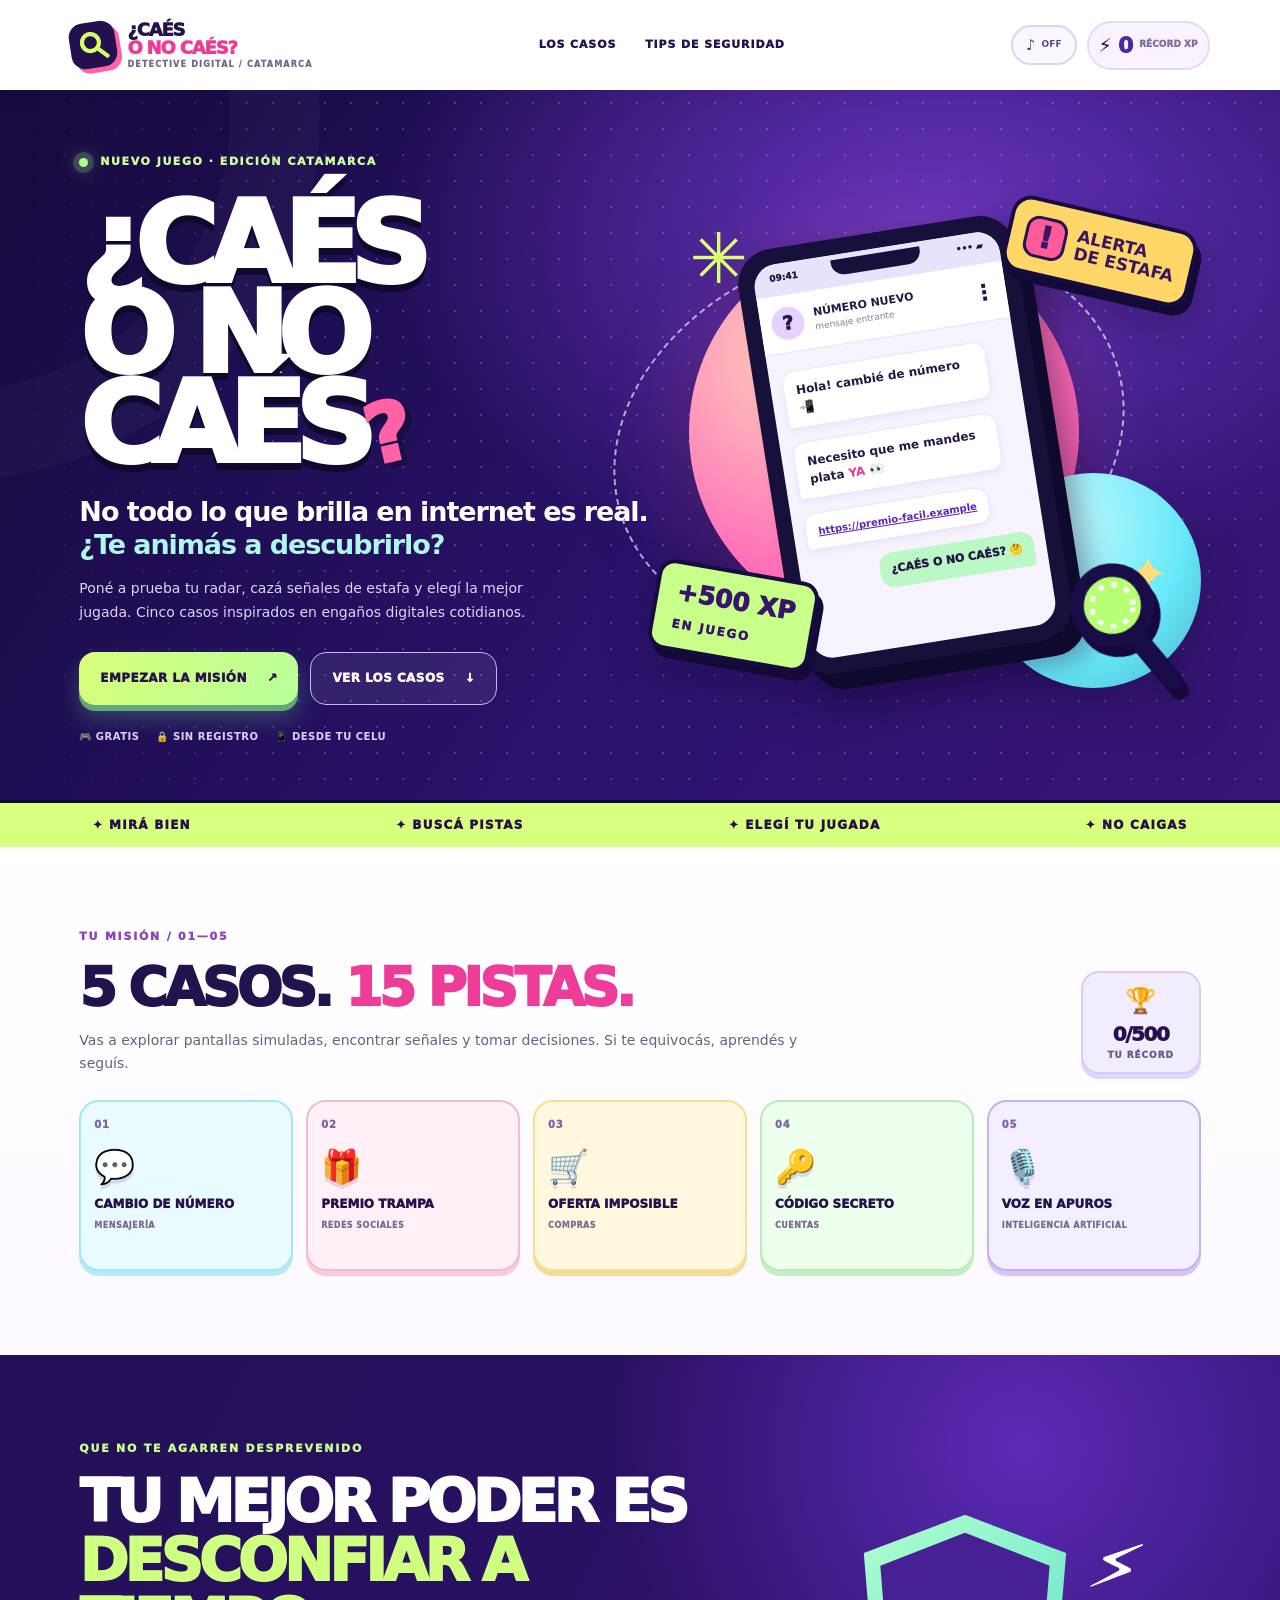
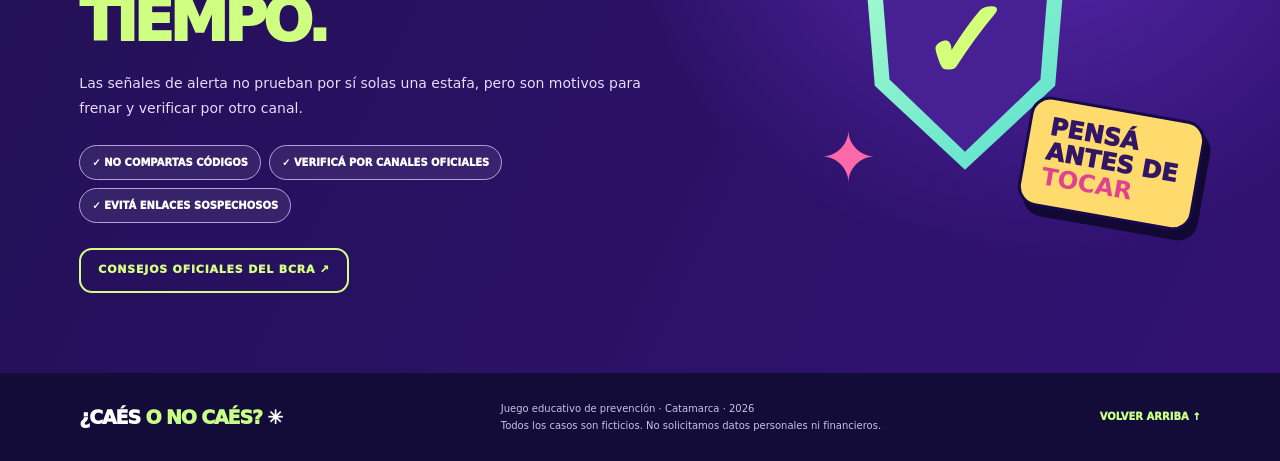
<file: caes-o-no-caes/index.html>
<!doctype html>
<html lang="es-AR">
<head>
  <meta charset="utf-8">
  <meta name="viewport" content="width=device-width, initial-scale=1">
  <meta name="theme-color" content="#180e42">
  <meta name="description" content="¿Caés o no caés? Convertite en detective digital. Encontrá las pistas de estafas y aprendé a protegerte jugando.">
  <meta property="og:title" content="¿Caés o no caés? | Detective Digital">
  <meta property="og:description" content="5 casos. 15 pistas. Una gran misión: detectar los engaños digitales. Jugá gratis y sin registro.">
  <title>¿Caés o no caés? · Detective Digital</title>
  <link rel="icon" href="data:image/svg+xml,%3Csvg xmlns='http://www.w3.org/2000/svg' viewBox='0 0 64 64'%3E%3Crect width='64' height='64' rx='15' fill='%231c104a'/%3E%3Ccircle cx='29' cy='27' r='15' stroke='%23d3ff5a' stroke-width='7' fill='none'/%3E%3Cpath d='m40 40 13 13' stroke='%23ff6aa9' stroke-width='8' stroke-linecap='round'/%3E%3C/svg%3E">
  <link rel="stylesheet" href="./styles.css">
  <script defer src="./app.js"></script>
</head>
<body>
  <div class="site-shell">
    <header class="topbar">
      <a class="brand" href="#inicio" aria-label="¿Caés o no caés?, ir al inicio">
        <span class="brand-icon" aria-hidden="true"><svg viewBox="0 0 48 48" fill="none"><circle cx="21" cy="20" r="12" stroke="currentColor" stroke-width="6"/><path d="m31 31 11 11" stroke="currentColor" stroke-width="6" stroke-linecap="round"/></svg></span>
        <span class="brand-name"><strong>¿CAÉS<span>O NO CAÉS?</span></strong><small>DETECTIVE DIGITAL / CATAMARCA</small></span>
      </a>
      <nav aria-label="Secciones" class="topnav"><a href="#casos">LOS CASOS</a><a href="#aprender">TIPS DE SEGURIDAD</a></nav>
      <div class="nav-right"><button class="sound-btn" type="button" id="sound-toggle" aria-pressed="false" aria-label="Activar efectos de sonido">♪ <span>OFF</span></button><div class="xp-badge" aria-label="Mejor puntuación"><span>⚡</span><strong id="best-score">0</strong><small>RÉCORD XP</small></div></div>
    </header>

    <main>
      <section class="hero" id="inicio" aria-labelledby="main-title">
        <div class="hero-dots" aria-hidden="true"></div>
        <div class="hero-copy">
          <div class="kicker"><span class="pulse-dot" aria-hidden="true"></span> NUEVO JUEGO · EDICIÓN CATAMARCA</div>
          <h1 id="main-title">¿CAÉS<br><span>O NO</span><br>CAÉS<span class="question-symbol">?</span></h1>
          <p class="hero-slogan">No todo lo que brilla en internet es real. <em>¿Te animás a descubrirlo?</em></p>
          <p class="hero-desc">Poné a prueba tu radar, cazá señales de estafa y elegí la mejor jugada. Cinco casos inspirados en engaños digitales cotidianos.</p>
          <div class="hero-actions"><button class="button button-lime" id="hero-start" type="button">EMPEZAR LA MISIÓN <span aria-hidden="true">↗</span></button><a class="button button-ghost" href="#casos">VER LOS CASOS <span aria-hidden="true">↓</span></a></div>
          <div class="hero-notes"><span>🎮 GRATIS</span><span>🔒 SIN REGISTRO</span><span>📱 DESDE TU CELU</span></div>
        </div>
        <div class="hero-art" aria-hidden="true">
          <div class="hero-orbit"></div><div class="hero-orb orb-pink"></div><div class="hero-orb orb-cyan"></div>
          <div class="phone-art">
            <div class="phone-speaker"></div>
            <div class="phone-screen">
              <div class="phone-status"><span>09:41</span><span>••• ▰</span></div>
              <div class="phone-chat-head"><span>?</span><div><strong>NÚMERO NUEVO</strong><small>mensaje entrante</small></div><b>⋮</b></div>
              <div class="phone-chat-body"><div class="message-bubble">Hola! cambié de número 📲</div><div class="message-bubble">Necesito que me mandes plata <strong>YA</strong> 👀</div><div class="message-bubble fake-link">https://premio-facil.example</div><div class="phone-answer">¿CAÉS O NO CAÉS? 🤔</div></div>
            </div>
          </div>
          <div class="art-alert"><span>!</span><strong>ALERTA<br>DE ESTAFA</strong></div>
          <div class="art-magnifier"><svg viewBox="0 0 130 130" fill="none"><circle cx="49" cy="49" r="34" stroke="#190d47" stroke-width="13" fill="#b8ff73"/><circle cx="49" cy="49" r="20" stroke="#fff" stroke-width="5" stroke-dasharray="5 8"/><path d="m75 77 39 39" stroke="#190d47" stroke-width="18" stroke-linecap="round"/></svg></div>
          <div class="art-sticker">+500 XP<br><span>EN JUEGO</span></div><div class="art-star art-star-a">✳</div><div class="art-star art-star-b">✦</div>
        </div>
        <div class="hero-bottom" aria-hidden="true"><span>✦ MIRÁ BIEN</span><span>✦ BUSCÁ PISTAS</span><span>✦ ELEGÍ TU JUGADA</span><span>✦ NO CAIGAS</span></div>
      </section>

      <section class="mission-strip" id="casos" aria-labelledby="cases-heading">
        <div class="section-title-row"><div><span class="section-eyebrow">TU MISIÓN / 01—05</span><h2 id="cases-heading">5 CASOS. <span>15 PISTAS.</span></h2><p>Vas a explorar pantallas simuladas, encontrar señales y tomar decisiones. Si te equivocás, aprendés y seguís.</p></div><div class="record-card"><span>🏆</span><strong id="record-indicator">0/500</strong><small>TU RÉCORD</small></div></div>
        <div class="case-rail" aria-label="Los cinco casos">
          <div class="case-mini" data-mini="0"><span class="mini-number">01</span><span class="mini-emoji" aria-hidden="true">💬</span><strong>CAMBIO DE NÚMERO</strong><small>MENSAJERÍA</small></div>
          <div class="case-mini" data-mini="1"><span class="mini-number">02</span><span class="mini-emoji" aria-hidden="true">🎁</span><strong>PREMIO TRAMPA</strong><small>REDES SOCIALES</small></div>
          <div class="case-mini" data-mini="2"><span class="mini-number">03</span><span class="mini-emoji" aria-hidden="true">🛒</span><strong>OFERTA IMPOSIBLE</strong><small>COMPRAS</small></div>
          <div class="case-mini" data-mini="3"><span class="mini-number">04</span><span class="mini-emoji" aria-hidden="true">🔑</span><strong>CÓDIGO SECRETO</strong><small>CUENTAS</small></div>
          <div class="case-mini" data-mini="4"><span class="mini-number">05</span><span class="mini-emoji" aria-hidden="true">🎙️</span><strong>VOZ EN APUROS</strong><small>INTELIGENCIA ARTIFICIAL</small></div>
        </div>
      </section>

      <section class="game-section" id="jugar" aria-labelledby="game-region-title" hidden>
        <div class="game-utility"><button class="back-link" id="back-home" type="button">← VOLVER AL INICIO</button><span id="game-region-title">MODO DETECTIVE ACTIVADO <span class="live-pill">● EN VIVO</span></span></div>
        <div id="arena" aria-live="polite" aria-atomic="false"></div>
      </section>

      <section class="tips" id="aprender" aria-labelledby="tips-title">
        <div class="tips-copy"><span class="section-eyebrow">QUE NO TE AGARREN DESPREVENIDO</span><h2 id="tips-title">TU MEJOR PODER ES <em>DESCONFIAR A TIEMPO.</em></h2><p>Las señales de alerta no prueban por sí solas una estafa, pero son motivos para frenar y verificar por otro canal.</p><div class="tips-badges"><span>✓ NO COMPARTAS CÓDIGOS</span><span>✓ VERIFICÁ POR CANALES OFICIALES</span><span>✓ EVITÁ ENLACES SOSPECHOSOS</span></div><a class="source-btn" href="https://www.bcra.gob.ar/como-prevenir-estafas-virtuales/" target="_blank" rel="noopener noreferrer">CONSEJOS OFICIALES DEL BCRA ↗</a></div>
        <div class="tips-illustration" aria-hidden="true"><div class="tips-shield"><span>✓</span></div><div class="tips-signal">⚡</div><div class="tips-spark">✦</div><div class="tips-text-sticker">PENSÁ<br>ANTES DE<br><strong>TOCAR</strong></div></div>
      </section>
    </main>
    <footer class="footer"><div class="footer-brand">¿CAÉS <span>O NO CAÉS?</span> ✳</div><p>Juego educativo de prevención · Catamarca · 2026<br>Todos los casos son ficticios. No solicitamos datos personales ni financieros.</p><a href="#inicio">VOLVER ARRIBA ↑</a></footer>
  </div>
  <div class="confetti-layer" id="confetti-layer" aria-hidden="true"></div>
</body>
</html>
</file>
<file: enhancements.css>
/* Tu Mejor Jugada · Edición juvenil interactiva 2.0 */
:root {
  --night: #191345;
  --violet: #5b25cf;
  --magenta: #ff4da4;
  --aqua: #36dbef;
  --lime: #b6ff84;
  --gold: #ffe45d;
}

body { background: #e8e5fa; }
.site-shell { background: linear-gradient(180deg, #fff 0%, #f8f5ff 52%, #fff 100%); }
.site-header { border-bottom: 1px solid #ede8fb; }
.hero {
  background: radial-gradient(circle at 78% 23%, #8c3fec82, transparent 33%),
              radial-gradient(circle at 17% 100%, #db39944d, transparent 32%),
              linear-gradient(125deg, #191345 0%, #4820ad 58%, #2f197e 100%);
}
.hero::before { opacity: .72; }
.hero h1 { text-shadow: 0 7px 0 #110a38, 0 15px 26px #0e073c99; }
.hero h1 > span:first-child {
  background: linear-gradient(110deg, #fff38f, #ffe05b 55%, #ffad60);
  background-clip: text;
  -webkit-background-clip: text;
  -webkit-text-fill-color: transparent;
}
.hero-desc { font-size: 16px; }
.hero-meta { display: flex; flex-wrap: wrap; gap: 9px; margin-top: 25px; }
.hero-meta span {
  border: 1px solid #ffffff55;
  background: #ffffff19;
  border-radius: 999px;
  color: #fff;
  font-size: 10px;
  font-weight: 900;
  letter-spacing: .035em;
  padding: 9px 12px;
  box-shadow: inset 0 1px 0 #ffffff22;
}
.hero-mininote { margin-top: 18px; }
.art-card-main { filter: saturate(1.13); }
.art-sticker { color: #5426bb; }
.game-dashboard { margin-top: 47px; }
.score-pill { box-shadow: 0 6px 0 #d2c4f8; }
.play-hud {
  display: grid;
  grid-template-columns: 1fr 1fr 1fr auto;
  gap: 12px;
  margin: 22px 0 23px;
  align-items: stretch;
}
.hud-card {
  display: flex;
  align-items: center;
  gap: 14px;
  min-height: 80px;
  padding: 15px 17px;
  border: 2px solid #e8e0fa;
  background: #fff;
  border-radius: 19px;
  box-shadow: 0 5px 0 #ece5fa;
}
.hud-icon { font-size: 29px; flex: none; }
.hud-card .hud-label {
  display: block;
  color: #71688c;
  font: 900 10px/1.25 Outfit, sans-serif;
  letter-spacing: .11em;
  margin-bottom: 5px;
}
.hud-card strong {
  display: block;
  color: #3a247e;
  font: 900 17px/1.25 Outfit, sans-serif;
  letter-spacing: .01em;
}
.lives-card strong { color: #f23d87; letter-spacing: 2px; }
.sound-toggle {
  border: 2px solid #dacafa;
  background: #efe7ff;
  color: #44229c;
  min-width: 95px;
  border-radius: 19px;
  font-weight: 900;
  font-size: 11px;
  padding: 12px;
  box-shadow: 0 5px 0 #d3c0fa;
}
.sound-toggle[aria-pressed="true"] { background: #d9ffed; border-color: #83dbae; }
.sound-toggle span { display: block; margin-top: 4px; }
.level-tile { overflow: hidden; }
.level-tile.is-completed::after {
  content: '🏅';
  position: absolute;
  font-size: 21px;
  top: 40%;
  right: 9px;
  transform: rotate(13deg);
}
.game-stage { scroll-margin-top: 18px; }
.stage-intro { padding: 36px; text-align: left; }
.stage-intro::before { left: auto; right: 44%; top: 10px; }
.stage-intro::after { right: 22px; bottom: 15px; }
.start-layout {
  position: relative;
  z-index: 1;
  display: grid;
  grid-template-columns: 1.14fr .86fr;
  gap: 32px;
  align-items: center;
}
.start-copy h2 {
  margin: 12px 0;
  font: 900 clamp(30px, 3.6vw, 47px)/1.05 Outfit, sans-serif;
  letter-spacing: -.04em;
}
.start-copy h2 em { color: #ea3892; font-style: normal; }
.start-copy > p { margin: 13px 0 18px; color: #544673; line-height: 1.6; font-size: 15px; }
.start-copy .intro-icon { width: 75px; height: 75px; font-size: 40px; margin-bottom: 14px; }
.mode-select { display: grid; grid-template-columns: 1fr 1fr; gap: 10px; margin: 18px 0 17px; }
.mode-choice {
  text-align: left;
  padding: 16px;
  min-height: 126px;
  border: 2px solid #d9c7f4;
  border-radius: 18px;
  background: #fffeff;
  color: #32235f;
  box-shadow: 0 5px 0 #dfd3f3;
  transition: transform .2s, border-color .2s;
}
.mode-choice:hover { transform: translateY(-3px); }
.mode-choice.is-selected {
  background: #e5fff0;
  border-color: #44c99b;
  box-shadow: 0 5px 0 #79dab1;
}
.mode-choice > span { display: block; font-size: 27px; margin-bottom: 8px; }
.mode-choice strong { display: block; font: 900 15px Outfit, sans-serif; }
.mode-choice small { display: block; font-size: 12px; margin-top: 5px; color: #63567b; line-height: 1.4; }
.start-main-btn { width: 100%; font-size: 16px; padding: 17px; }
.intro-note { margin: 11px 0 0; color: #625a7e; font-size: 12px; }
.leaderboard {
  background: linear-gradient(155deg, #23125f, #4f27b2 95%);
  border: 3px solid #190b5f;
  color: #fff;
  border-radius: 24px;
  padding: 23px;
  box-shadow: 8px 9px 0 #bbabf0;
  min-width: 0;
}
.leaderboard-head { display: flex; gap: 12px; align-items: center; margin-bottom: 14px; }
.leaderboard-trophy { font-size: 39px; }
.leaderboard h3 { margin: 0; font: 900 23px Outfit, sans-serif; }
.leaderboard p { margin: 4px 0 0; font-size: 12px; color: #e8dcff; line-height: 1.5; }
.leaderboard-row {
  display: flex;
  align-items: center;
  justify-content: space-between;
  gap: 8px;
  padding: 12px 0;
  border-top: 1px solid #ffffff32;
  font-size: 13px;
  font-weight: 800;
}
.leaderboard-row > span:first-child { overflow-wrap: anywhere; }
.leaderboard-row b { color: #ffe875; font: 900 17px Outfit, sans-serif; white-space: nowrap; }
.leaderboard-empty { padding: 18px 3px; border-top: 1px solid #ffffff32; font-size: 13px; color: #eee4ff; }
.leaderboard-footer { background: #ffffff18; padding: 11px 12px; border-radius: 12px; margin-top: 12px; font-size: 11px; line-height: 1.5; color: #f8efff; }
.challenge-header { border-radius: 0; }
.challenge-count { color: #4c287e; }
.question-area { position: relative; }
.question-step { align-items: flex-start; }
.quiz-tools { display: flex; justify-content: space-between; align-items: center; flex-wrap: wrap; gap: 12px; margin-bottom: 19px; }
.timer-card {
  flex: 1;
  display: flex;
  align-items: center;
  min-width: 200px;
  max-width: 430px;
  gap: 12px;
  padding: 9px 12px;
  background: #f5efff;
  border: 2px solid #e2d4ff;
  border-radius: 15px;
}
.timer-card.is-hurry { border-color: #ff9b96; background: #fff0ec; }
.timer-number { font: 900 24px Outfit, sans-serif; color: #512bad; min-width: 62px; }
.timer-card.is-hurry .timer-number { color: #e24a48; }
.timer-line { flex: 1; height: 9px; border-radius: 10px; background: #d9c9f3; overflow: hidden; }
.timer-fill { width: 100%; height: 100%; background: linear-gradient(90deg, #f74b9a, #fbd95e, #66e8c9); transition: width .5s linear; }
.timer-pause {
  font-size: 11px;
  font-weight: 900;
  border: 0;
  border-radius: 11px;
  padding: 10px;
  color: #472497;
  background: #e7d9ff;
}
.question-number {
  background: #ffeb8b;
  color: #4c247e;
  border: 2px solid #edce61;
  padding: 9px 13px;
  border-radius: 12px;
  font-size: 11px;
  font-weight: 900;
}
.question-title { text-wrap: balance; }
.answer { min-height: 98px; }
.answer:focus-visible, .mode-choice:focus-visible, .timer-pause:focus-visible, .sound-toggle:focus-visible { outline: 4px solid #26badc; outline-offset: 3px; }
.answer-letter { font-size: 19px; }
.answer.is-correct { animation: answer-pop .34s ease-out; }
.feedback { animation: appear .28s ease-out; }
.feedback strong { color: #33226b; }
.feedback.is-wrong { background: #fff2e8; }
.feedback.is-timeout { background: #fff6dc; border-color: #f4cf70; }
.speed-bonus { background: #dffff3; color: #176244; padding: 5px 9px; border-radius: 999px; font-size: 12px; font-weight: 900; display: inline-block; margin-top: 8px; }
.recharge { margin-top: 12px; padding: 11px 15px; border: 2px dashed #e8a5c7; border-radius: 13px; color: #7a3260; font-weight: 800; background: #fff0f7; }
.question-pause-notice { padding: 15px; background: #e3f4ff; border-radius: 14px; color: #2c477e; font-weight: 800; margin-top: 15px; }
.question-pause-notice[hidden] { display: none; }
.milestone .medal-large { display: block; font-size: 58px; margin: 10px 0; filter: drop-shadow(0 8px 0 #ffca5259); }
.milestone-sub { font-weight: 800; color: #7049a4; font-size: 13px; }
.finish-panel { overflow: hidden; }
.finish-panel h2 { text-wrap: balance; }
.finish-score strong { font-size: clamp(35px, 6vw, 50px); }
.medal-tray { display: flex; justify-content: center; flex-wrap: wrap; gap: 12px; margin: 12px auto 24px; }
.medal-chip { padding: 12px 16px; font-weight: 900; color: #3b267b; background: #fff; border-radius: 14px; border: 2px solid #dcc7ff; box-shadow: 0 4px 0 #d7bef2; font-size: 12px; }
.finish-rank {
  background: #fff;
  border: 2px solid #d7c7ed;
  border-radius: 21px;
  padding: 24px;
  max-width: 580px;
  margin: 22px auto 27px;
  text-align: left;
  box-shadow: 0 6px 0 #dfd3f3;
}
.finish-rank h3 { font: 900 22px Outfit, sans-serif; margin: 0 0 8px; }
.finish-rank p { font-size: 12px; line-height: 1.5; color: #675b86; }
.rank-form { display: flex; gap: 8px; margin-top: 13px; }
.rank-form input { width: 100%; min-width: 0; padding: 13px; border-radius: 13px; border: 2px solid #cbbbed; color: #332361; font: 800 14px Outfit, sans-serif; }
.rank-form input:focus-visible { outline: 3px solid #56cdec; outline-offset: 1px; }
.rank-form .btn { white-space: nowrap; }
.rank-saved { padding: 12px; background: #e3ffef; color: #176443; border-radius: 13px; font-weight: 900; font-size: 13px; }
.contest-cta { margin-top: 28px; }
@keyframes answer-pop { 0% { transform: scale(.97); } 55% { transform: scale(1.02); } 100% { transform: scale(1); } }
@media(max-width: 900px) {
  .start-layout { grid-template-columns: 1fr; }
  .leaderboard { max-width: none; }
  .play-hud { grid-template-columns: repeat(2, minmax(0, 1fr)); }
  .sound-toggle { min-height: 75px; }
}
@media(max-width: 620px) {
  .hero-meta { margin-top: 20px; gap: 6px; }
  .hero-meta span { font-size: 9px; padding: 8px 10px; }
  .hero-desc { font-size: 14px; }
  .game-dashboard { margin-top: 33px; }
  .play-hud { gap: 8px; margin: 17px 0 20px; }
  .hud-card { min-height: 72px; padding: 10px 11px; border-radius: 13px; gap: 8px; }
  .hud-icon { font-size: 22px; }
  .hud-card strong { font-size: 13px; }
  .hud-card .hud-label { font-size: 9px; }
  .sound-toggle { border-radius: 13px; min-height: 70px; }
  .stage-intro { padding: 22px 17px; }
  .start-layout { gap: 20px; }
  .mode-select { gap: 8px; }
  .mode-choice { padding: 12px; min-height: 126px; }
  .mode-choice strong { font-size: 13px; }
  .mode-choice small { font-size: 11px; }
  .leaderboard { padding: 19px; border-radius: 18px; }
  .timer-card { min-width: 0; max-width: none; width: 100%; gap: 6px; }
  .timer-number { font-size: 19px; min-width: 50px; }
  .timer-pause { padding: 9px; font-size: 10px; }
  .quiz-tools { margin-bottom: 15px; }
  .question-step { gap: 6px; flex-wrap: wrap; }
  .rank-form { flex-direction: column; }
  .finish-rank { padding: 17px; }
  .finish-panel { padding: 30px 16px; }
  .medal-tray { gap: 8px; }
  .medal-chip { font-size: 10px; padding: 9px 10px; }
}
@media(prefers-reduced-motion: reduce) {
  *, *::before, *::after { animation-duration: .01ms !important; animation-iteration-count: 1 !important; transition-duration: .01ms !important; scroll-behavior: auto !important; }
}
</file>
<file: caes-o-no-caes/styles.css>
:root{--ink:#23134d;--navy:#180e42;--purple:#3e1a91;--violet:#6432d0;--lime:#d4ff68;--mint:#a9f8ce;--cyan:#6fe9ff;--pink:#ff62a5;--yellow:#ffe579;--cream:#fffef9;--muted:#675e7f;--line:#e8def5;--shadow:0 20px 48px #20105122}
*{box-sizing:border-box}html{scroll-behavior:smooth;scroll-padding-top:25px}body{margin:0;background:#eeeafa;color:var(--ink);font:500 16px/1.5 system-ui,-apple-system,"Segoe UI",Arial,sans-serif;overflow-x:hidden}button,a{font:inherit}button{cursor:pointer}a{text-decoration:none;color:inherit}button:focus-visible,a:focus-visible{outline:4px solid #32d5d7;outline-offset:4px}button:disabled{cursor:default}.site-shell{max-width:1600px;margin:auto;overflow:hidden;background:#fff;min-height:100vh}
.topbar{height:90px;display:flex;align-items:center;justify-content:space-between;gap:25px;padding:0 clamp(19px,5.5vw,88px);background:#fff;position:relative;z-index:10;box-shadow:0 4px 22px #27126010}
.brand{display:flex;align-items:center;gap:11px;min-width:230px}.brand-icon{width:46px;height:46px;display:grid;place-items:center;padding:6px;background:#23114e;color:var(--lime);border-radius:14px;transform:rotate(-9deg);box-shadow:4px 5px 0 var(--pink)}.brand-icon svg{width:100%;height:100%}.brand-name{display:flex;flex-direction:column;line-height:.98}.brand-name strong{font-size:18px;font-weight:1000;letter-spacing:-.065em;white-space:nowrap}.brand-name strong span{display:block;color:#ec3a95}.brand-name small{font-size:8px;letter-spacing:.15em;font-weight:950;margin-top:5px;color:#76678e}.topnav{display:flex;gap:29px;align-items:center}.topnav a{font-size:11px;letter-spacing:.08em;font-weight:950}.topnav a:hover{color:#ce2682}.nav-right{display:flex;gap:10px;align-items:center}.sound-btn{border:2px solid #ded4ed;background:#f9f7ff;border-radius:100px;padding:7px 13px;color:#5b4788;font-size:15px;font-weight:900;display:flex;gap:6px;align-items:center}.sound-btn span{font-size:9px}.sound-btn[aria-pressed="true"]{border-color:#54cf9c;color:#197652;background:#e9ffec}.xp-badge{display:flex;align-items:center;gap:6px;border:2px solid #e5dafa;border-radius:100px;padding:6px 10px;background:#f8f3ff;white-space:nowrap}.xp-badge>span{font-size:19px}.xp-badge strong{font-size:22px;font-weight:1000;color:#4e299d}.xp-badge small{font-size:9px;font-weight:950;color:#7b6e99}
.hero{position:relative;isolation:isolate;background:radial-gradient(ellipse at 73% 18%,#6734bc 0%,transparent 42%),linear-gradient(122deg,#170a40 4%,#2b136e 58%,#361575 100%);min-height:620px;padding:64px clamp(22px,6.2vw,96px) 103px;display:grid;grid-template-columns:1.04fr .96fr;align-items:center;overflow:hidden;color:#fff}.hero-dots{position:absolute;inset:0;z-index:-1;background-image:radial-gradient(#ffffff2f 1.4px,transparent 1.5px);background-size:26px 26px;mask-image:linear-gradient(90deg,transparent,#000 25%)}.hero::before{content:"";position:absolute;width:550px;height:550px;border:90px solid #ffffff07;border-radius:50%;left:-410px;top:-340px;pointer-events:none}.hero-copy{position:relative;z-index:5}.kicker{display:flex;align-items:center;gap:12px;letter-spacing:.14em;color:#caff99;font-weight:950;font-size:11px}.pulse-dot{width:9px;height:9px;border-radius:50%;background:#aaff8d;box-shadow:0 0 0 6px #aaff8d31,0 0 20px #c6ff9a}.hero h1{font-size:clamp(80px,8.8vw,138px);letter-spacing:-.095em;font-weight:1000;line-height:.80;margin:28px 0 27px;text-shadow:0 7px 0 #10092d}.hero h1>span:first-child{color:var(--lime);text-shadow:5px 7px 0 #172d45}.question-symbol{color:var(--pink);font-size:.72em;display:inline-block;transform:rotate(-13deg);text-shadow:5px 6px 0 #180e42}.hero-slogan{max-width:570px;font-size:clamp(19px,2.4vw,27px);line-height:1.22;font-weight:900;letter-spacing:-.04em;margin:0 0 14px}.hero-slogan em{font-style:normal;color:#aef7ea}.hero-desc{font-size:14px;line-height:1.75;color:#ded3ff;max-width:480px;margin:0 0 27px}.hero-actions{display:flex;gap:12px;flex-wrap:wrap}.button{display:inline-flex;justify-content:center;align-items:center;gap:20px;min-height:53px;padding:15px 21px;border:0;border-radius:16px;font-size:12px;font-weight:1000;letter-spacing:.035em;transition:transform .16s,box-shadow .16s,background .16s}.button:hover{transform:translateY(-3px)}.button:active{transform:translateY(1px)}.button-lime{background:linear-gradient(120deg,#d8ff79,#b8ff9a);color:#27114d;box-shadow:0 6px 0 #60a878,0 13px 23px #7fffa540}.button-purple{background:linear-gradient(120deg,#6737d5,#432092);color:#fff;box-shadow:0 5px 0 #241061}.button-pink{background:linear-gradient(110deg,#ff7bb6,#ff956e);color:#2a125b;box-shadow:0 5px 0 #a63274}.button-outline{border:2px solid #c8b4ed;background:#fff;color:#4c248c}.button-ghost{border:1px solid #c8b6ed;background:#ffffff12;color:#fff}.button-sm{min-height:43px;font-size:11px;padding:12px 17px}.hero-notes{display:flex;flex-wrap:wrap;gap:17px;margin-top:24px;color:#dcd0ff;font-size:10px;font-weight:900;letter-spacing:.05em}
.hero-art{position:relative;min-width:0;height:485px;filter:drop-shadow(0 18px 22px #12062b44)}.hero-orbit{border:2px dashed #ffffffa3;border-radius:50%;position:absolute;left:-10%;top:39px;width:520px;height:390px;transform:rotate(-16deg)}.hero-orb{position:absolute;border-radius:50%;filter:blur(.5px)}.orb-pink{width:390px;height:390px;top:31px;left:5%;background:radial-gradient(circle at 30% 30%,#ffd4bb,#ff72b9 55%,#df479b);box-shadow:0 0 90px #ed5c9d39}.orb-cyan{width:215px;height:215px;right:0;bottom:3px;background:radial-gradient(circle at 24% 25%,#d8ffff,#67e8fa 64%,#49aec6)}.phone-art{position:absolute;left:19%;top:24px;width:280px;height:430px;border:9px solid #17103b;border-radius:36px;background:#17103b;padding:7px;box-shadow:12px 17px 0 #0e092d,21px 24px 28px #0e05265e;transform:rotate(-9deg);animation:phone-float 5.4s ease-in-out infinite}.phone-speaker{position:absolute;top:12px;left:50%;width:90px;height:16px;transform:translateX(-50%);background:#17103b;z-index:1;border-radius:0 0 13px 13px}.phone-screen{height:100%;border-radius:23px;background:#f6f3ff;overflow:hidden;color:#271747}.phone-status{height:32px;background:#e9e2fb;padding:8px 16px;display:flex;justify-content:space-between;font-size:9px;font-weight:1000}.phone-chat-head{display:flex;align-items:center;gap:10px;background:#fff;padding:12px 11px;border-bottom:1px solid #e9dff1}.phone-chat-head>span{width:33px;height:33px;display:grid;place-items:center;border-radius:50%;font-size:19px;font-weight:950;background:#e6d2ff}.phone-chat-head strong{display:block;font-size:11px}.phone-chat-head small{display:block;font-size:9px;color:#897d99}.phone-chat-head b{margin-left:auto;font-size:22px}.phone-chat-body{padding:18px 12px;display:flex;flex-direction:column;gap:14px}.message-bubble{align-self:flex-start;background:#fff;border:1px solid #ebe5f6;border-radius:13px 13px 13px 3px;padding:10px 12px;max-width:92%;font-size:12px;font-weight:750;box-shadow:0 3px 7px #2818660d}.message-bubble strong{color:#ee3697}.message-bubble.fake-link{font-size:10px;color:#5924bb;text-decoration:underline}.phone-answer{align-self:flex-end;background:#bcf8c6;border-radius:13px 13px 4px 13px;padding:9px 11px;font-size:11px;font-weight:950}.art-alert,.art-sticker{position:absolute;z-index:3;border:4px solid #170c40;box-shadow:6px 8px 0 #130a38;font-weight:1000}.art-alert{top:6px;right:1%;transform:rotate(13deg);display:flex;align-items:center;gap:10px;background:#ffd769;color:#39165e;padding:14px;border-radius:20px;line-height:1.05;font-size:17px}.art-alert>span{background:#ff5a9a;width:42px;height:42px;border:3px solid #281353;border-radius:13px;display:grid;place-items:center;font-size:30px}.art-magnifier{position:absolute;right:1%;bottom:0;width:135px;height:135px;transform:rotate(5deg);z-index:4;filter:drop-shadow(7px 9px 0 #15083a)}.art-sticker{bottom:30px;left:-2%;background:#c7ff88;color:#37156c;font-size:25px;line-height:1.1;padding:14px 18px;border-radius:17px;transform:rotate(10deg)}.art-sticker span{font-size:12px;letter-spacing:.15em}.art-star{position:absolute;color:#daff73;font-size:70px;z-index:3}.art-star-a{top:1px;left:5%}.art-star-b{bottom:80px;right:6%;color:#ffdd7c;font-size:49px}.hero-bottom{position:absolute;bottom:0;left:0;right:0;display:flex;align-items:center;justify-content:space-around;gap:20px;overflow:hidden;white-space:nowrap;background:#d9ff81;color:#251149;border-top:3px solid #0d0835;min-height:47px;font-size:12px;font-weight:1000;letter-spacing:.1em}.hero-bottom span{flex-shrink:0}
.mission-strip{padding:76px clamp(21px,6.2vw,96px) 84px;background:linear-gradient(180deg,#fff,#fcf9ff)}.section-title-row{display:flex;align-items:flex-end;justify-content:space-between;gap:25px;margin-bottom:26px}.section-eyebrow{font-size:11px;font-weight:950;letter-spacing:.16em;color:#9043b2}.section-title-row h2{font-size:clamp(34px,4.2vw,58px);font-weight:1000;letter-spacing:-.07em;line-height:1.05;margin:13px 0}.section-title-row h2 span{color:#ed3d99}.section-title-row p{color:#69617f;font-size:14px;line-height:1.6;max-width:750px;margin:0}.record-card{background:#f2ecff;border:2px solid #dccafc;box-shadow:0 5px 0 #e2d6f8;border-radius:18px;display:grid;place-items:center;padding:9px 18px;min-width:120px}.record-card>span{font-size:25px}.record-card strong{font-size:20px;font-weight:1000;letter-spacing:-.07em}.record-card small{font-size:9px;color:#6c5591;font-weight:950;letter-spacing:.1em}.case-rail{display:grid;grid-template-columns:repeat(5,minmax(0,1fr));gap:13px}.case-mini{border:2px solid #e4d9f4;background:#fff;border-radius:20px;padding:15px 13px 18px;min-height:171px;display:flex;flex-direction:column;align-items:flex-start;box-shadow:0 5px 0 #eee7fa;transition:transform .2s}.case-mini:nth-child(1){background:#e9fbff;border-color:#a2e8f4;box-shadow:0 5px 0 #b5eafa}.case-mini:nth-child(2){background:#fff0f7;border-color:#f2bbd4;box-shadow:0 5px 0 #fac9dc}.case-mini:nth-child(3){background:#fff8df;border-color:#f5de95;box-shadow:0 5px 0 #f4dc9a}.case-mini:nth-child(4){background:#edffed;border-color:#bdebb5;box-shadow:0 5px 0 #c4efc4}.case-mini:nth-child(5){background:#f3efff;border-color:#c5b0ed;box-shadow:0 5px 0 #d5c7f5}.case-mini.is-active{transform:translateY(-4px);outline:2px solid #4e249a;outline-offset:1px}.case-mini.is-done{opacity:.8}.mini-number{font-size:10px;font-weight:1000;letter-spacing:.08em;color:#8363a5}.mini-emoji{font-size:33px;filter:drop-shadow(0 4px 0 #6433992a);margin:10px 0 7px}.case-mini strong{font-size:12px;font-weight:1000;line-height:1.15}.case-mini small{font-size:8px;color:#7b6c91;font-weight:950;margin-top:8px;letter-spacing:.06em}
.game-section{padding:20px clamp(19px,6.2vw,96px) 105px;background:linear-gradient(180deg,#fbf9ff,#f0ebfd)}.game-section[hidden]{display:none!important}.game-utility{max-width:1200px;margin:0 auto 19px;display:flex;justify-content:space-between;align-items:center;gap:16px}.back-link{border:0;background:transparent;padding:10px 0;font-size:11px;font-weight:1000;color:#784aa4}.game-utility>span{font-size:10px;font-weight:950;letter-spacing:.09em;color:#71668f}.live-pill{font-size:9px;color:#21804b;background:#dffbe4;padding:6px 9px;border-radius:100px;margin-left:8px}.game-shell{max-width:1200px;margin:0 auto;border:3px solid #28135a;box-shadow:12px 14px 0 #dbcef8;background:#fff;border-radius:28px;overflow:hidden;animation:appear .3s ease both}.game-head{display:flex;align-items:center;justify-content:space-between;gap:20px;background:linear-gradient(110deg,#b8f7ff,#e6cfff 52%,#ffcfe2);border-bottom:3px solid #241353;padding:23px 31px}.case-heading{display:flex;align-items:center;gap:15px}.case-heading>span{display:grid;place-items:center;background:#fff;border:3px solid #2e1767;border-radius:16px;width:65px;height:65px;flex:0 0 65px;font-size:37px;box-shadow:4px 5px 0 #281259}.case-heading small{display:block;font-size:10px;font-weight:1000;letter-spacing:.1em;color:#8056a3}.case-heading h2{font-size:clamp(25px,3.4vw,40px);font-weight:1000;letter-spacing:-.06em;line-height:1;margin:5px 0}.case-heading p{font-size:12px;color:#6e6084;margin:0}.head-counter{white-space:nowrap;text-align:center;background:#ffffffa8;border:2px solid #d2b9f1;border-radius:14px;padding:9px 13px;font-size:10px;font-weight:950}.head-counter strong{font-size:27px;display:block;letter-spacing:-.07em;line-height:1.1}.case-progress{height:10px;background:#eae5f3}.case-progress>span{display:block;height:100%;background:linear-gradient(90deg,#fd6aa8,#ffdb79,#acfa9f);transition:width .35s}.game-body{padding:30px clamp(16px,4vw,45px) 42px}.step-row{display:flex;justify-content:space-between;gap:12px;align-items:center;margin-bottom:22px;font-size:11px;font-weight:950;letter-spacing:.07em;color:#7c6a9a}.step-chip{background:#ede3ff;color:#6b35ad;padding:8px 13px;border-radius:50px}.game-prompt{font-size:clamp(26px,3.2vw,40px);letter-spacing:-.06em;line-height:1.13;font-weight:1000;max-width:900px;margin:0 0 8px}.game-prompt-sub{font-size:13px;line-height:1.6;color:#675e81;margin:0 0 25px}.detective-layout{display:grid;grid-template-columns:minmax(0,1.06fr) minmax(300px,.94fr);gap:31px;align-items:start}.simulator{border:6px solid #25134e;background:#f8f5ff;border-radius:30px;overflow:hidden;box-shadow:8px 10px 0 #b5a4d9;min-height:410px;position:relative}.sim-banner{display:flex;justify-content:space-between;align-items:center;gap:12px;background:#2b195f;color:#fff;padding:12px 16px;font-size:10px;font-weight:950;letter-spacing:.05em}.sim-banner>span:last-child{font-size:9px;color:#b7ffb4}.sim-header{display:flex;align-items:center;gap:13px;padding:16px;background:#fff;border-bottom:1px solid #dfd8ed}.sim-avatar{width:45px;height:45px;flex:0 0 45px;display:grid;place-items:center;border-radius:50%;font-size:24px;background:#e4d9fb}.sim-header strong{display:block;font-size:14px;font-weight:950;line-height:1.2}.sim-header small{font-size:10px;color:#8f839f}.sim-header b{margin-left:auto;font-size:23px;color:#766398}.sim-content{padding:22px 15px;display:flex;flex-direction:column;gap:12px;min-height:300px;background:radial-gradient(circle at 88% 8%,#ffffffa8 0 7%,transparent 7%),linear-gradient(160deg,#edf8ff,#f3eefc)}.simulator.kind-chat .sim-content{background:linear-gradient(140deg,#f1fff5,#eafaf5)}.simulator.kind-social .sim-content{background:linear-gradient(145deg,#ffe5ee,#f3e9ff)}.simulator.kind-shop .sim-content{background:#fffaf0}.simulator.kind-support .sim-content{background:#f0f5ff}.simulator.kind-voice .sim-content{background:linear-gradient(145deg,#ece7ff,#f7f6ff)}.sim-special{padding:17px;border:2px solid #d8cdec;border-radius:18px;background:#fff;margin-bottom:5px;position:relative;text-align:center}.sim-special strong{display:block;font-size:21px;font-weight:1000;letter-spacing:-.05em;color:#3e2087}.sim-special small{display:block;font-size:10px;color:#7b6c98;font-weight:850}.special-emoji{font-size:50px;line-height:1.1;display:block;margin-bottom:4px}.simulator.kind-social .sim-special{background:linear-gradient(120deg,#ffc8ea,#f7de89)}.simulator.kind-shop .sim-special{background:linear-gradient(120deg,#c4f8ff,#d2eaff)}.simulator.kind-voice .sim-special{background:#d9ceff}.voice-wave{height:35px;display:flex;align-items:center;justify-content:center;gap:4px;margin-bottom:10px}.voice-wave span{height:var(--h);width:5px;border-radius:4px;background:#7f43ca}.evidence{background:#fff;border:2px solid #e1d9ed;border-radius:17px 17px 17px 5px;padding:13px 16px;position:relative;text-align:left;display:block;width:fit-content;max-width:95%;color:#251850;font-weight:800;font-size:13px;line-height:1.5;box-shadow:0 3px 0 #ded7eb;transition:transform .15s,border-color .15s;cursor:pointer}.evidence:nth-of-type(2n){align-self:flex-end;border-radius:17px 17px 5px 17px;background:#fffefa}.evidence:not(:disabled):hover{transform:translateY(-2px);border-color:#8c5ed8;box-shadow:0 5px 0 #c3b1ed}.evidence.found{border-color:#e462a3;background:#fff0f8;box-shadow:0 4px 0 #ffc2de;padding-right:44px}.evidence.found::after{content:'✓';position:absolute;right:13px;top:50%;transform:translateY(-50%);display:grid;place-items:center;width:23px;height:23px;border-radius:50%;background:#ff66a9;color:#fff;font-size:15px}.evidence.checked-safe{border-color:#8fdabb;background:#effdf4}.evidence:disabled{cursor:default}.sim-bottom{padding:12px 17px;background:#fff;border-top:1px solid #e5ddf3;display:flex;align-items:center;justify-content:space-between;gap:10px;color:#85799b;font-size:9px;font-weight:900}.sim-lock{color:#d54893}.intel-card{background:#f9f7ff;border:2px solid #e3d7f4;border-radius:24px;padding:26px 25px;min-height:403px;box-shadow:0 7px 0 #ece3fa}.intel-top{display:flex;align-items:center;justify-content:space-between;gap:12px}.intel-top strong{font-size:12px;letter-spacing:.1em;font-weight:1000;color:#5e37a0}.intel-ring{display:grid;place-items:center;width:80px;height:80px;border-radius:50%;border:9px solid #e1d2fb;background:#fff;color:#472190;font-size:25px;font-weight:1000;box-shadow:0 4px 0 #d9c4fa}.intel-card h3{font-size:25px;letter-spacing:-.05em;font-weight:1000;line-height:1.1;margin:18px 0 8px}.intel-card>p{font-size:12px;line-height:1.6;color:#6f6184;margin:0 0 17px}.clue-list{display:grid;gap:9px;margin:0 0 18px;padding:0;list-style:none}.clue-list li{display:flex;align-items:center;gap:10px;border:1px solid #e9e1f6;background:#fff;border-radius:12px;padding:10px;font-size:12px;font-weight:800;color:#6d6480}.clue-list li.is-found{background:#eafff2;border-color:#b6e5c8;color:#216647}.clue-check{display:grid;place-items:center;border-radius:50%;flex:0 0 25px;width:25px;height:25px;background:#e7def5;color:#8b78a5;font-size:12px}.is-found .clue-check{background:#44c58b;color:#fff}.intel-feedback{padding:12px;background:#fff0f8;border-left:4px solid #ef65aa;border-radius:10px;font-size:12px;line-height:1.5;color:#5b337b;margin:13px 0;font-weight:800}.intel-button{width:100%;margin-top:5px}.intel-button:disabled{opacity:.52;filter:grayscale(.45);box-shadow:none}.intel-help{display:block;text-align:center;font-size:10px;color:#776d90;margin-top:10px}.decision-area{max-width:900px;margin:0 auto}.decision-question{font-size:clamp(25px,3.5vw,41px);line-height:1.14;letter-spacing:-.05em;font-weight:1000;margin:12px 0 24px}.decision-context{display:flex;align-items:center;gap:15px;padding:17px 20px;background:#e9faff;border:2px solid #b0edf6;border-radius:18px;font-size:13px;line-height:1.6;color:#514775}.decision-context>span{font-size:34px}.decision-options{display:grid;grid-template-columns:repeat(3,minmax(0,1fr));gap:13px}.decision-option{min-height:148px;background:#fff;border:2px solid #dfd4f1;border-radius:18px;box-shadow:0 5px 0 #e7dcf4;padding:21px 17px;font-size:14px;font-weight:900;color:#33225f;text-align:left;display:flex;flex-direction:column;gap:13px;transition:transform .15s,border-color .15s}.decision-option:not(:disabled):hover{transform:translateY(-4px);border-color:#9864e0;box-shadow:0 9px 0 #d1b8f8}.decision-option>span{display:grid;place-items:center;width:40px;height:40px;border-radius:13px;background:#efe4ff;color:#6438b4;font-size:20px}.decision-option.is-good{background:#eaffef;border-color:#52c88f;box-shadow:0 5px 0 #a8e5bd}.decision-option.is-bad{background:#fff1f8;border-color:#f393be;box-shadow:0 5px 0 #ffc7df}.decision-option.is-dim{opacity:.57}.outcome{margin-top:27px;padding:22px 25px;display:flex;gap:17px;align-items:flex-start;background:#eaffed;border:2px solid #96dbab;border-radius:19px}.outcome.not-best{background:#fff5e4;border-color:#f4d59b}.outcome-icon{font-size:36px}.outcome h3{font-size:20px;letter-spacing:-.04em;font-weight:1000;margin:0 0 7px}.outcome p{font-size:13px;line-height:1.6;color:#655870;margin:0 0 18px}.outcome .button{margin:0}.case-end{padding:59px 30px 55px;text-align:center;background:radial-gradient(circle at 5% 20%,#c7f9ff 0 10%,transparent 10.2%),radial-gradient(circle at 93% 85%,#ffcee4 0 12%,transparent 12.2%),linear-gradient(145deg,#f0fff4,#fff6db 60%,#ffe6f1)}.case-end-badge{display:inline-grid;place-items:center;width:112px;height:112px;font-size:58px;border:3px solid #28155f;border-radius:30px;background:#caff8c;transform:rotate(-7deg);box-shadow:9px 10px 0 #452291}.case-end-kicker{display:block;font-size:11px;font-weight:1000;letter-spacing:.15em;color:#96489c;margin-top:29px}.case-end h2{font-size:clamp(31px,4.6vw,55px);max-width:770px;line-height:1.05;letter-spacing:-.065em;font-weight:1000;margin:13px auto 15px}.case-end>p{font-size:14px;color:#645876;max-width:600px;line-height:1.7;margin:0 auto 25px}.case-end-score{display:inline-flex;flex-direction:column;padding:17px 40px;background:#fff;border:3px solid #30166a;border-radius:20px;box-shadow:7px 7px 0 #30166a;margin:3px 0 28px}.case-end-score strong{font-size:45px;line-height:1;font-weight:1000;color:#4d2297}.case-end-score small{font-size:10px;font-weight:950;color:#726387;letter-spacing:.07em;margin-top:6px}.case-end-tip{padding:15px 21px;border:2px dashed #d6b3dc;background:#ffffff92;border-radius:15px;max-width:690px;margin:0 auto 25px;font-size:13px;color:#5d4a76}.case-end-tip strong{color:#512295}.end-actions{display:flex;flex-wrap:wrap;gap:13px;justify-content:center}.final-awards{display:flex;justify-content:center;gap:12px;flex-wrap:wrap;margin:5px 0 25px}.award{display:flex;gap:7px;align-items:center;background:#fff;border:2px solid #d7c6f1;padding:8px 11px;border-radius:99px;font-size:11px;font-weight:950}.award span{font-size:20px}.source-small{font-size:10px;font-weight:850;color:#806d94;margin-top:20px}.source-small a{text-decoration:underline;text-underline-offset:2px}
.tips{position:relative;padding:80px clamp(20px,6.2vw,96px);display:grid;grid-template-columns:1.15fr .85fr;gap:65px;align-items:center;background:radial-gradient(circle at 80% 15%,#5c2ab5 0%,transparent 36%),linear-gradient(115deg,#231056,#311273);color:#fff;overflow:hidden}.tips .section-eyebrow{color:#c8ff8f}.tips h2{font-size:clamp(34px,4.6vw,61px);font-weight:1000;line-height:1.01;letter-spacing:-.07em;margin:13px 0 21px}.tips h2 em{font-style:normal;color:#ceff80}.tips-copy>p{font-size:14px;line-height:1.75;color:#e5dcfc;max-width:610px}.tips-badges{display:flex;flex-wrap:wrap;gap:8px;margin:25px 0}.tips-badges span{border:1px solid #b4a0df;background:#ffffff13;border-radius:100px;padding:9px 12px;font-size:10px;font-weight:950}.source-btn{display:inline-flex;border:2px solid #d4ff82;color:#d4ff82;border-radius:13px;padding:12px 17px;font-size:11px;letter-spacing:.07em;font-weight:950}.source-btn:hover{background:#d4ff82;color:#24115f}.tips-illustration{height:330px;position:relative}.tips-shield{position:absolute;left:23%;top:16px;width:220px;height:255px;background:linear-gradient(140deg,#b2ffcc,#55dfce);clip-path:polygon(50% 0,96% 15%,91% 67%,50% 100%,9% 67%,4% 15%);filter:drop-shadow(0 12px 0 #140b46);display:grid;place-items:center}.tips-shield::before{content:"";position:absolute;inset:18px;clip-path:polygon(50% 0,96% 15%,91% 67%,50% 100%,9% 67%,4% 15%);background:#472093}.tips-shield span{font-size:110px;font-weight:1000;color:#d4ff78;z-index:1}.tips-signal,.tips-spark,.tips-text-sticker{position:absolute;z-index:2}.tips-signal{top:12px;right:13%;font-size:75px;transform:rotate(15deg)}.tips-spark{bottom:18px;left:15%;font-size:70px;color:#ff69a9}.tips-text-sticker{bottom:10px;right:0;background:#ffda6c;color:#311566;border:3px solid #17094c;border-radius:20px;box-shadow:7px 9px 0 #110833;padding:15px 19px;line-height:1.04;font-size:24px;font-weight:1000;transform:rotate(10deg)}.tips-text-sticker strong{color:#e24191}.footer{padding:27px clamp(20px,6.2vw,96px);background:#130b38;color:#fff;display:flex;align-items:center;justify-content:space-between;gap:27px}.footer-brand{font-size:19px;font-weight:1000;letter-spacing:-.06em}.footer-brand span{color:#c8ff87}.footer p{font-size:10px;line-height:1.7;color:#cbc1e7;margin:0}.footer a{color:#c8ff87;font-size:10px;font-weight:950;white-space:nowrap}.confetti-layer{position:fixed;inset:0;pointer-events:none;overflow:hidden;z-index:99}.confetti{position:absolute;top:-40px;width:12px;height:23px;opacity:0;animation:fall 2.4s ease-in forwards}@keyframes fall{0%{opacity:1;transform:translateY(-20px) rotate(0)}85%{opacity:1}100%{opacity:0;transform:translateY(110vh) rotate(630deg)}}@keyframes phone-float{0%,100%{transform:rotate(-9deg) translateY(0)}50%{transform:rotate(-6deg) translateY(-12px)}}@keyframes appear{from{opacity:0;transform:translateY(10px)}to{opacity:1;transform:translateY(0)}}
@media(max-width:1100px){.hero{padding-left:47px;padding-right:43px}.hero h1{font-size:clamp(75px,9vw,110px)}.hero-art{transform:scale(.83);transform-origin:center}.hero-orbit{left:-20%}.mission-strip,.game-section,.tips{padding-left:43px;padding-right:43px}.case-rail{gap:9px}.case-mini{padding:13px 9px}.case-mini strong{font-size:11px}.detective-layout{gap:23px}.intel-card{padding:22px 20px}}
@media(max-width:850px){.topbar{height:78px;padding:0 22px}.topnav{display:none}.hero{grid-template-columns:1fr;padding:56px 29px 92px;gap:12px}.hero h1{font-size:clamp(83px,12vw,126px)}.hero-copy{max-width:710px}.hero-art{height:370px;width:550px;max-width:100%;margin:0 auto -20px;transform:scale(.73);transform-origin:top center}.hero-orbit{top:5px;left:0}.orb-pink{top:0}.phone-art{top:0}.mission-strip{padding-top:65px}.case-rail{grid-template-columns:repeat(5,minmax(150px,1fr));overflow-x:auto;padding:6px 2px 14px;scroll-snap-type:x mandatory}.case-mini{scroll-snap-align:start;min-height:156px}.tips{grid-template-columns:1fr;gap:25px}.tips-illustration{height:280px;max-width:500px;margin:auto;width:100%}.detective-layout{grid-template-columns:1fr}.simulator{max-width:660px;width:100%;margin:auto}.intel-card{max-width:660px;width:100%;margin:auto;min-height:0}.intel-top{justify-content:flex-start}.intel-card h3{margin-top:13px}.clue-list{grid-template-columns:repeat(3,minmax(0,1fr))}.clue-list li{align-items:flex-start}.decision-options{grid-template-columns:1fr}.decision-option{min-height:76px;flex-direction:row;align-items:center}}
@media(max-width:560px){.topbar{padding:0 13px;height:70px;gap:8px}.brand{min-width:0;gap:8px}.brand-icon{width:37px;height:37px;padding:5px;border-radius:11px;box-shadow:3px 3px 0 var(--pink)}.brand-name strong{font-size:14px}.brand-name small{font-size:6.5px;letter-spacing:.07em}.sound-btn{padding:6px 8px;border-width:1px}.sound-btn span{display:none}.xp-badge{padding:5px 7px;gap:3px}.xp-badge strong{font-size:16px}.xp-badge small{display:none}.hero{padding:43px 19px 86px;min-height:0}.kicker{font-size:9px;letter-spacing:.09em}.hero h1{font-size:clamp(70px,18.5vw,106px);margin:22px 0}.hero-slogan{font-size:20px}.hero-desc{font-size:13px}.hero-actions{gap:10px}.hero-actions .button{font-size:10px;gap:7px;flex:1;padding:13px 10px;min-width:145px}.hero-notes{gap:10px;font-size:9px}.hero-art{width:480px;max-width:none;height:265px;left:calc(50% - 108px);margin:16px auto -14px;transform:scale(.46);transform-origin:top left}.art-alert{right:-10%}.hero-bottom{justify-content:flex-start;padding-left:16px;gap:24px;font-size:9px;min-height:42px}.mission-strip{padding:55px 16px 60px}.section-title-row{align-items:flex-start;gap:13px}.section-title-row h2{font-size:35px}.section-title-row p{font-size:12px}.record-card{min-width:84px;padding:8px 6px}.record-card strong{font-size:14px}.record-card small{font-size:7px}.case-rail{grid-template-columns:repeat(5,150px)}.case-mini{min-height:149px}.game-section{padding:13px 12px 65px}.game-utility{gap:8px}.game-utility>span{font-size:8px}.live-pill{display:none}.back-link{font-size:9px}.game-shell{border-radius:21px;border-width:2px;box-shadow:6px 8px 0 #dbcef8}.game-head{padding:18px 14px;gap:8px}.case-heading{gap:9px}.case-heading>span{width:50px;height:50px;flex-basis:50px;font-size:28px;border-radius:13px;box-shadow:3px 3px 0 #281259}.case-heading small{font-size:8px}.case-heading h2{font-size:25px}.case-heading p{font-size:10px}.head-counter{padding:7px 8px;font-size:9px}.head-counter strong{font-size:20px}.game-body{padding:22px 13px 29px}.step-row{font-size:9px;gap:8px}.step-chip{padding:7px 10px}.game-prompt{font-size:29px}.game-prompt-sub{font-size:12px}.detective-layout{gap:22px}.simulator{border-width:4px;border-radius:21px;min-height:0}.sim-content{padding:17px 11px;min-height:265px}.evidence{font-size:12px;padding:12px 13px}.sim-banner{padding:10px 12px}.sim-header{padding:13px 11px}.intel-card{padding:20px 15px;border-radius:18px}.intel-card h3{font-size:22px}.clue-list{grid-template-columns:1fr}.clue-list li{align-items:center}.decision-question{font-size:28px}.decision-context{font-size:12px}.decision-option{font-size:12px;padding:13px;min-height:69px}.outcome{padding:17px 13px;gap:11px}.outcome-icon{font-size:27px}.outcome h3{font-size:18px}.outcome p{font-size:12px}.case-end{padding:41px 15px}.case-end-badge{width:83px;height:83px;font-size:45px;border-radius:22px}.case-end h2{font-size:33px}.case-end>p{font-size:12px}.case-end-score strong{font-size:38px}.end-actions .button{width:100%}.tips{padding:65px 20px}.tips h2{font-size:39px}.tips-copy>p{font-size:13px}.tips-badges span{font-size:9px}.tips-illustration{transform:scale(.82);transform-origin:center;margin:-12px auto -40px}.footer{padding:25px 17px;flex-wrap:wrap;gap:14px}.footer p{order:3;width:100%}.footer a{margin-left:auto}}
@media(prefers-reduced-motion:reduce){*,*::before,*::after{animation:none!important;transition:none!important;scroll-behavior:auto!important}}
</file>
